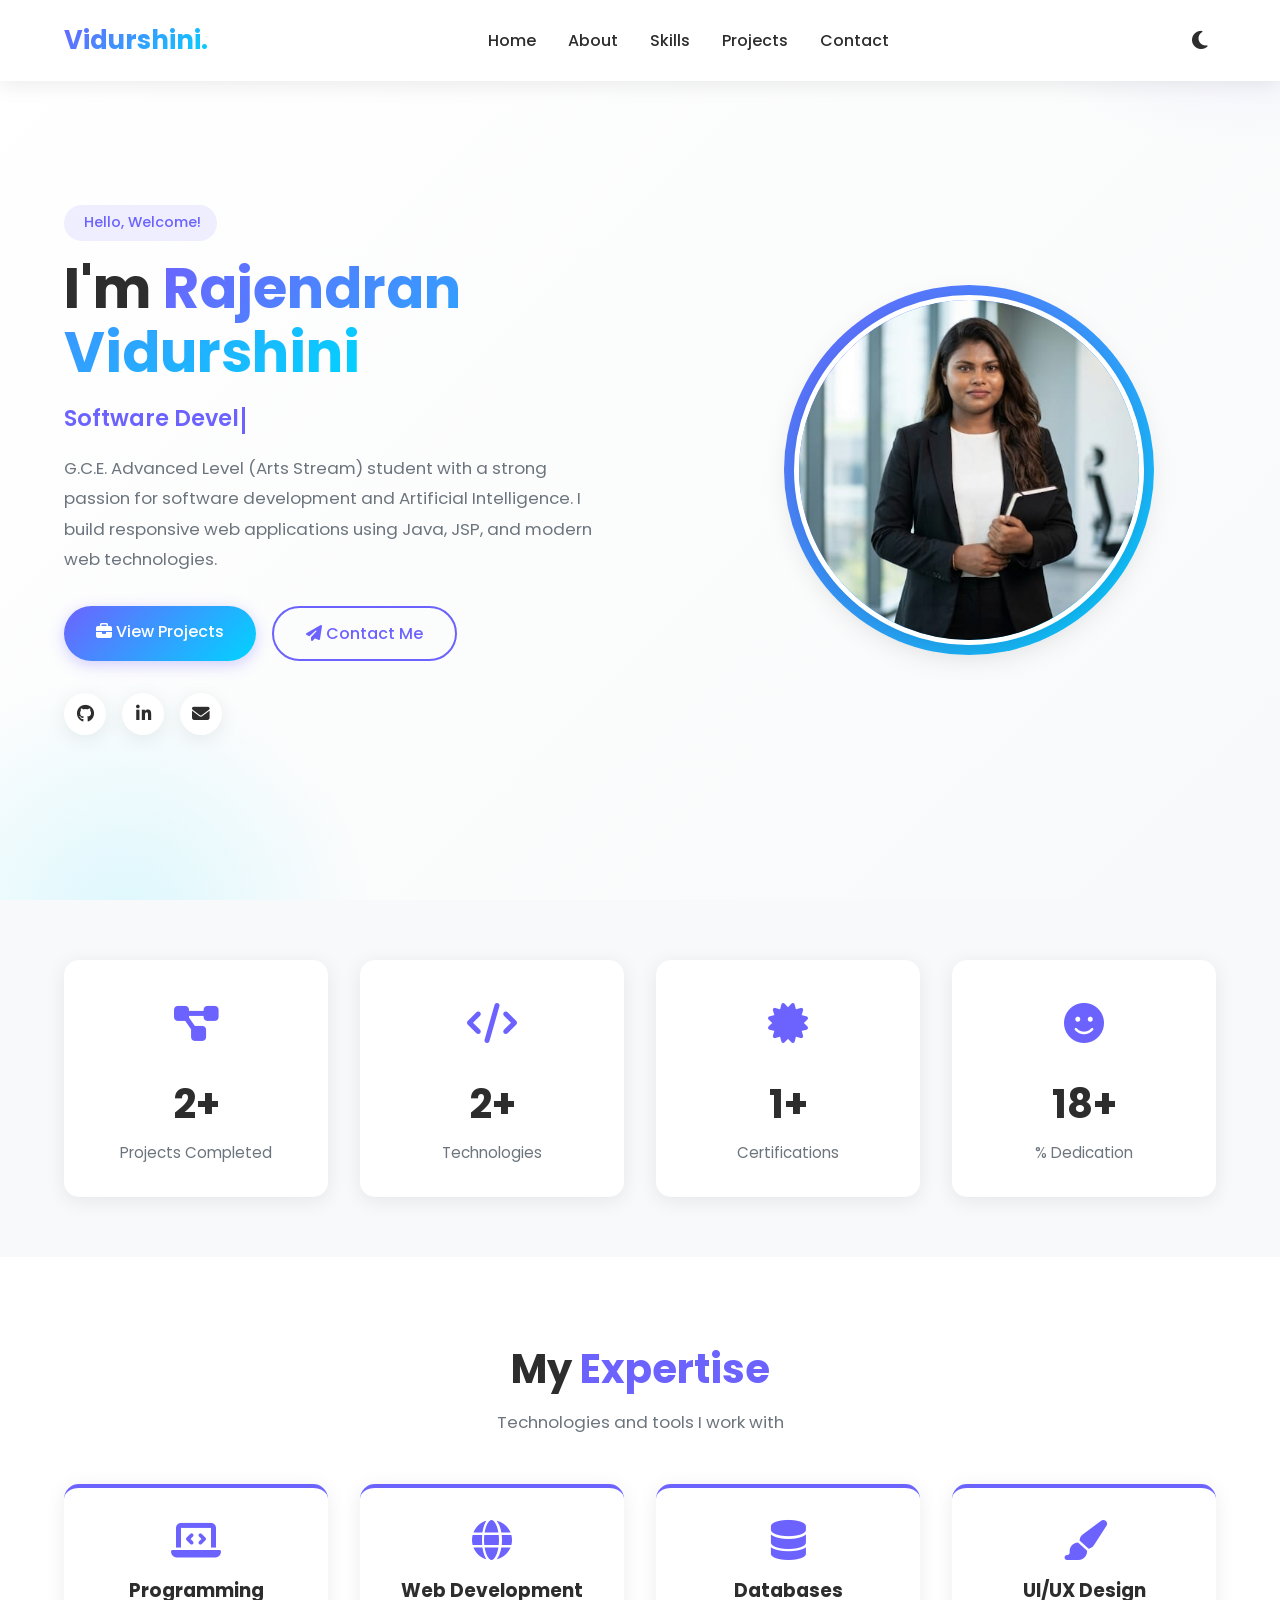
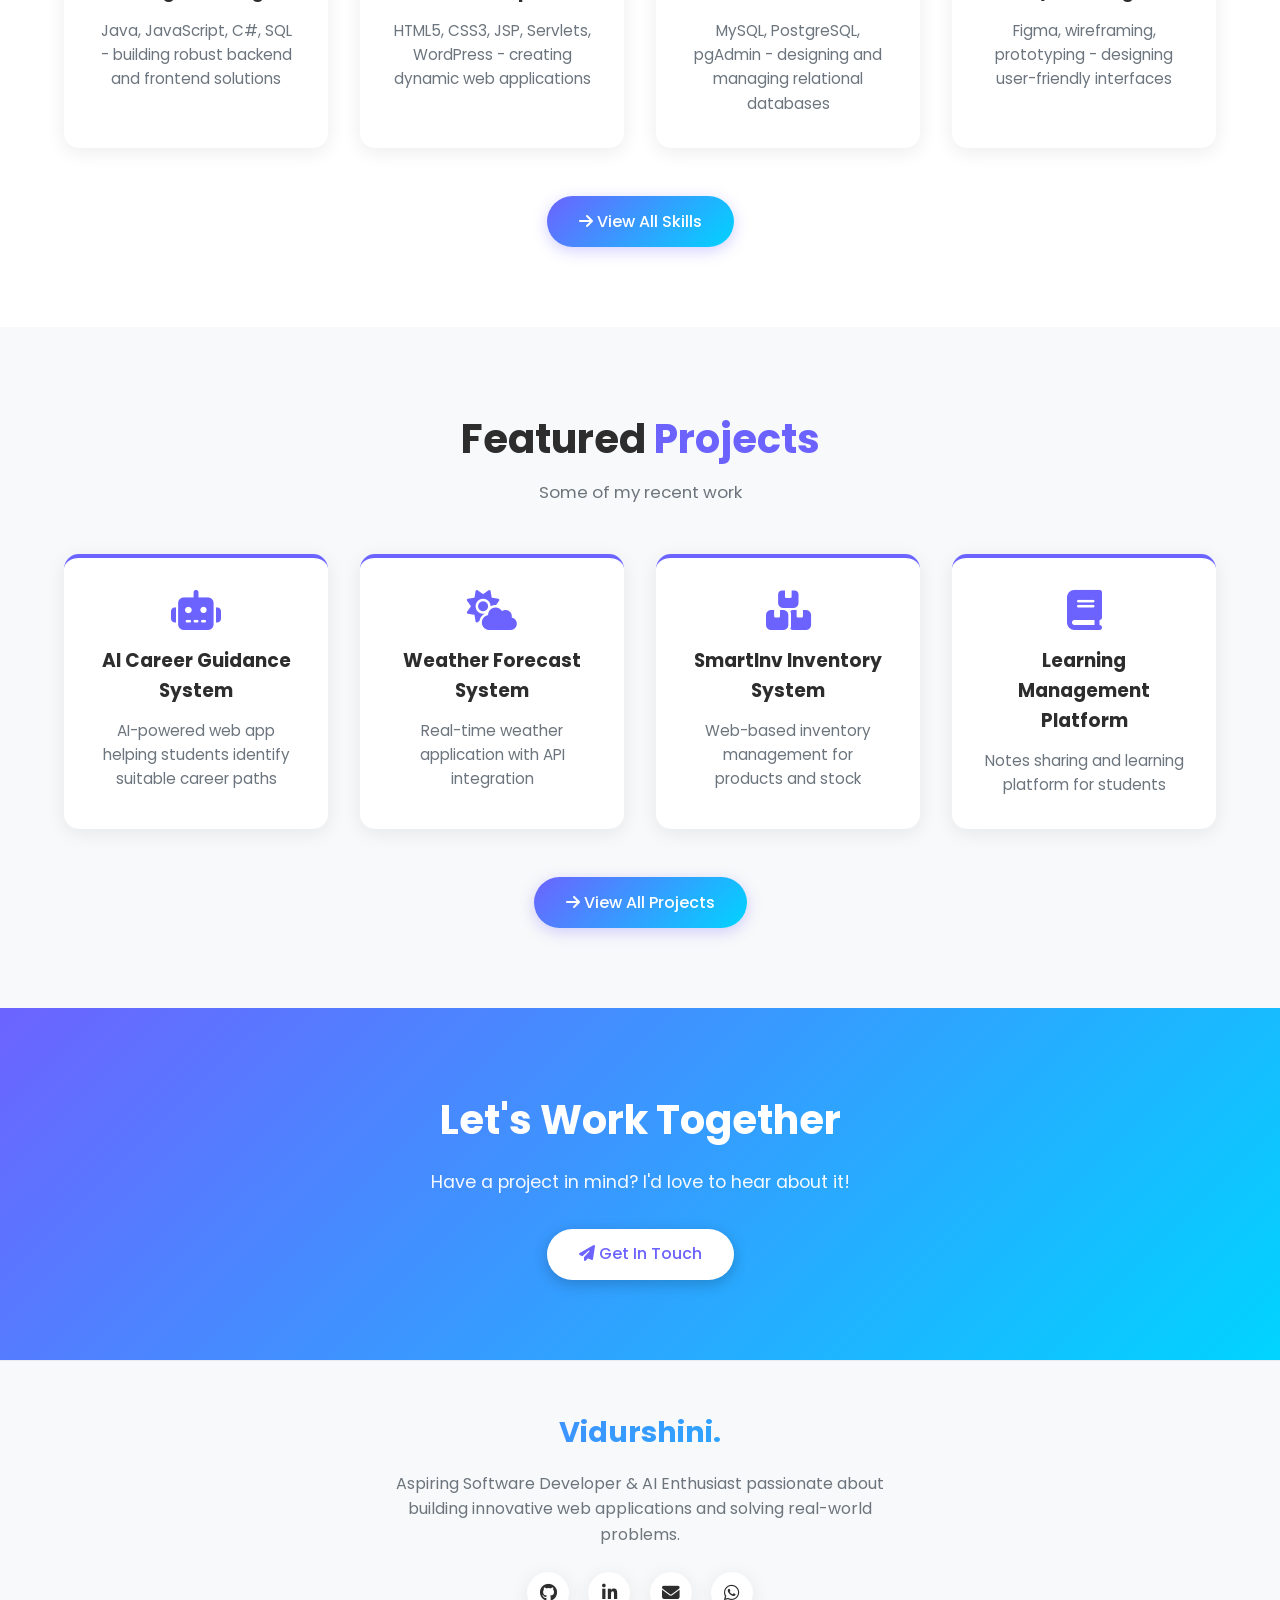
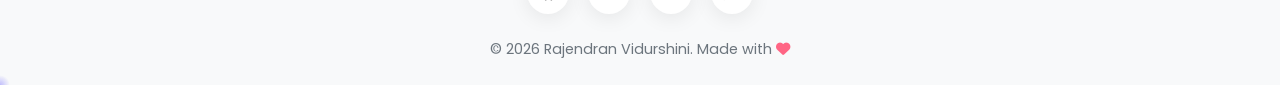
<file: index.html>
<!DOCTYPE html>
<html lang="en">
<head>
    <meta charset="UTF-8">
    <meta name="viewport" content="width=device-width, initial-scale=1.0">
    <meta name="description" content="Rajendran Vidurshini - Software Developer & AI Enthusiast Portfolio">
    <meta name="author" content="Rajendran Vidurshini">
    <title>Home | Rajendran Vidurshini</title>
    <link rel="icon" type="image/png" href="images/favicon.png">
    <link rel="preconnect" href="https://fonts.googleapis.com">
    <link rel="preconnect" href="https://fonts.gstatic.com" crossorigin>
    <link href="https://fonts.googleapis.com/css2?family=Poppins:wght@300;400;500;600;700&display=swap" rel="stylesheet">
    <link rel="stylesheet" href="https://cdnjs.cloudflare.com/ajax/libs/font-awesome/6.4.0/css/all.min.css">
    <link rel="stylesheet" href="css/style.css">
    <link rel="stylesheet" href="css/home.css">
    <script src="js/darkmode.js"></script>
</head>
<body>

<!-- ===== NAVBAR ===== -->
<nav class="navbar">
    <a href="index.html" class="logo">Vidurshini<span>.</span></a>
    <ul class="nav-links">
        <li><a href="index.html">Home</a></li>
        <li><a href="about.html">About</a></li>
        <li><a href="skills.html">Skills</a></li>
        <li><a href="projects.html">Projects</a></li>
        <li><a href="contact.html">Contact</a></li>
    </ul>
    <div class="theme-toggle" title="Toggle Dark Mode">
        <i class="fas fa-moon" id="theme-icon"></i>
    </div>
    <div class="hamburger"><i class="fas fa-bars"></i></div>
</nav>

<!-- ===== HERO SECTION ===== -->
<section class="hero" id="home">
    <div class="hero-container">
        <div class="hero-content">
            <span class="hero-greeting"><i class="fas fa-hand-wave"></i> Hello, Welcome!</span>
            <h1 class="hero-title">I'm <span class="highlight">Rajendran Vidurshini</span></h1>
            <h2 class="hero-subtitle"><span class="typed-text"></span><span class="cursor"></span></h2>
            <p class="hero-description">
                G.C.E. Advanced Level (Arts Stream) student with a strong passion for
                software development and Artificial Intelligence. I build responsive
                web applications using Java, JSP, and modern web technologies.
            </p>
            <div class="hero-buttons">
                <a href="projects.html" class="btn-primary"><i class="fas fa-briefcase"></i> View Projects</a>
                <a href="contact.html" class="btn-secondary"><i class="fas fa-paper-plane"></i> Contact Me</a>
            </div>
            <div class="hero-social">
                <a href="https://github.com/rajendranvidurshini6-byte" target="_blank"><i class="fab fa-github"></i></a>
                <a href="https://www.linkedin.com/in/rajendran-vidurshini-7b3898364" target="_blank"><i class="fab fa-linkedin-in"></i></a>
                <a href="mailto:rajendranvidurshini6@gmail.com"><i class="fas fa-envelope"></i></a>
            </div>
        </div>
        <div class="hero-image">
            <div class="avatar-wrapper">
                <img src="images/profile.jpeg" alt="Rajendran Vidurshini" class="avatar-img"
                     onerror="this.src='https://ui-avatars.com/api/?name=Vidurshini&size=400&background=6c63ff&color=fff&bold=true'">
            </div>
        </div>
    </div>
</section>

<!-- ===== STATS SECTION ===== -->
<section class="stats">
    <div class="stat-card">
        <div class="stat-icon"><i class="fas fa-project-diagram"></i></div>
        <div class="stat-number" data-target="10">0</div>
        <div class="stat-label">Projects Completed</div>
    </div>
    <div class="stat-card">
        <div class="stat-icon"><i class="fas fa-code"></i></div>
        <div class="stat-number" data-target="8">0</div>
        <div class="stat-label">Technologies</div>
    </div>
    <div class="stat-card">
        <div class="stat-icon"><i class="fas fa-certificate"></i></div>
        <div class="stat-number" data-target="5">0</div>
        <div class="stat-label">Certifications</div>
    </div>
    <div class="stat-card">
        <div class="stat-icon"><i class="fas fa-smile"></i></div>
        <div class="stat-number" data-target="100">0</div>
        <div class="stat-label">% Dedication</div>
    </div>
</section>

<!-- ===== SKILLS PREVIEW ===== -->
<section class="skills-preview">
    <h2 class="section-title">My <span>Expertise</span></h2>
    <p class="section-subtitle">Technologies and tools I work with</p>
    <div class="skills-preview-grid">
        <div class="skill-preview-card">
            <i class="fas fa-laptop-code"></i>
            <h3>Programming</h3>
            <p>Java, JavaScript, C#, SQL - building robust backend and frontend solutions</p>
        </div>
        <div class="skill-preview-card">
            <i class="fas fa-globe"></i>
            <h3>Web Development</h3>
            <p>HTML5, CSS3, JSP, Servlets, WordPress - creating dynamic web applications</p>
        </div>
        <div class="skill-preview-card">
            <i class="fas fa-database"></i>
            <h3>Databases</h3>
            <p>MySQL, PostgreSQL, pgAdmin - designing and managing relational databases</p>
        </div>
        <div class="skill-preview-card">
            <i class="fas fa-paint-brush"></i>
            <h3>UI/UX Design</h3>
            <p>Figma, wireframing, prototyping - designing user-friendly interfaces</p>
        </div>
    </div>
    <div style="text-align: center; margin-top: 3rem;">
        <a href="skills.html" class="btn-primary"><i class="fas fa-arrow-right"></i> View All Skills</a>
    </div>
</section>

<!-- ===== FEATURED PROJECTS ===== -->
<section style="background: var(--bg-alt);">
    <h2 class="section-title">Featured <span>Projects</span></h2>
    <p class="section-subtitle">Some of my recent work</p>
    <div class="skills-preview-grid">
        <div class="skill-preview-card">
            <i class="fas fa-robot"></i>
            <h3>AI Career Guidance System</h3>
            <p>AI-powered web app helping students identify suitable career paths</p>
        </div>
        <div class="skill-preview-card">
            <i class="fas fa-cloud-sun"></i>
            <h3>Weather Forecast System</h3>
            <p>Real-time weather application with API integration</p>
        </div>
        <div class="skill-preview-card">
            <i class="fas fa-boxes"></i>
            <h3>SmartInv Inventory System</h3>
            <p>Web-based inventory management for products and stock</p>
        </div>
        <div class="skill-preview-card">
            <i class="fas fa-book"></i>
            <h3>Learning Management Platform</h3>
            <p>Notes sharing and learning platform for students</p>
        </div>
    </div>
    <div style="text-align: center; margin-top: 3rem;">
        <a href="projects.html" class="btn-primary"><i class="fas fa-arrow-right"></i> View All Projects</a>
    </div>
</section>

<!-- ===== CTA SECTION ===== -->
<section class="cta-section">
    <h2>Let's Work Together</h2>
    <p>Have a project in mind? I'd love to hear about it!</p>
    <a href="contact.html" class="btn-primary"><i class="fas fa-paper-plane"></i> Get In Touch</a>
</section>

<!-- ===== FOOTER ===== -->
<footer class="footer">
    <div class="footer-content">
        <div class="footer-logo">Vidurshini<span>.</span></div>
        <p style="color: var(--text-light); max-width: 500px; margin: 0 auto;">
            Aspiring Software Developer & AI Enthusiast passionate about building
            innovative web applications and solving real-world problems.
        </p>
        <div class="footer-social">
            <a href="https://github.com/rajendranvidurshini6-byte" target="_blank"><i class="fab fa-github"></i></a>
            <a href="https://www.linkedin.com/in/rajendran-vidurshini-7b3898364" target="_blank"><i class="fab fa-linkedin-in"></i></a>
            <a href="mailto:vidurshinividu601@gmail.com"><i class="fas fa-envelope"></i></a>
            <a href="https://whatsapp.com/dl/" target="_blank"><i class="fab fa-whatsapp"></i></a>
        </div>
        <p class="footer-text">&copy; 2026 Rajendran Vidurshini. Made with <i class="fas fa-heart"></i></p>
    </div>
</footer>

<button class="scroll-top" aria-label="Scroll to top"><i class="fas fa-arrow-up"></i></button>

<script src="js/script.js"></script>
<script src="js/animation.js"></script>
</body>
</html>
</file>
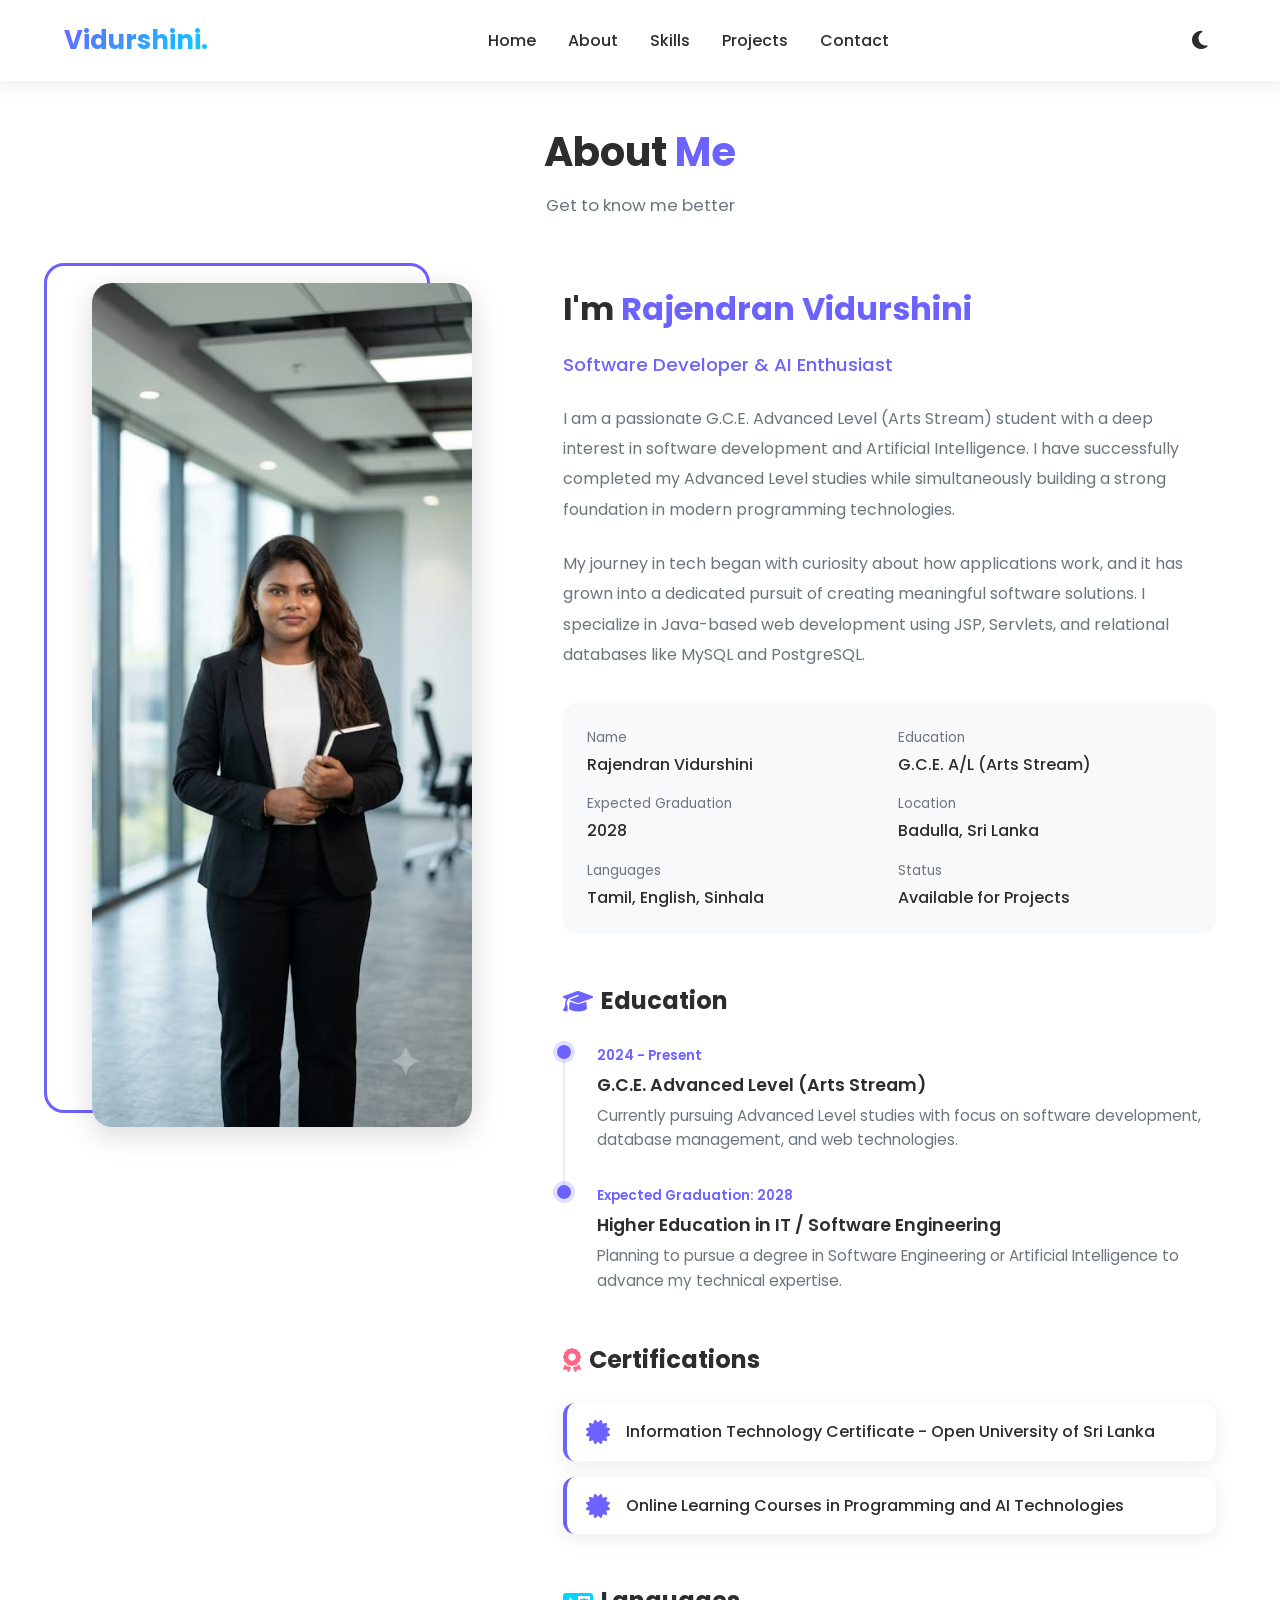
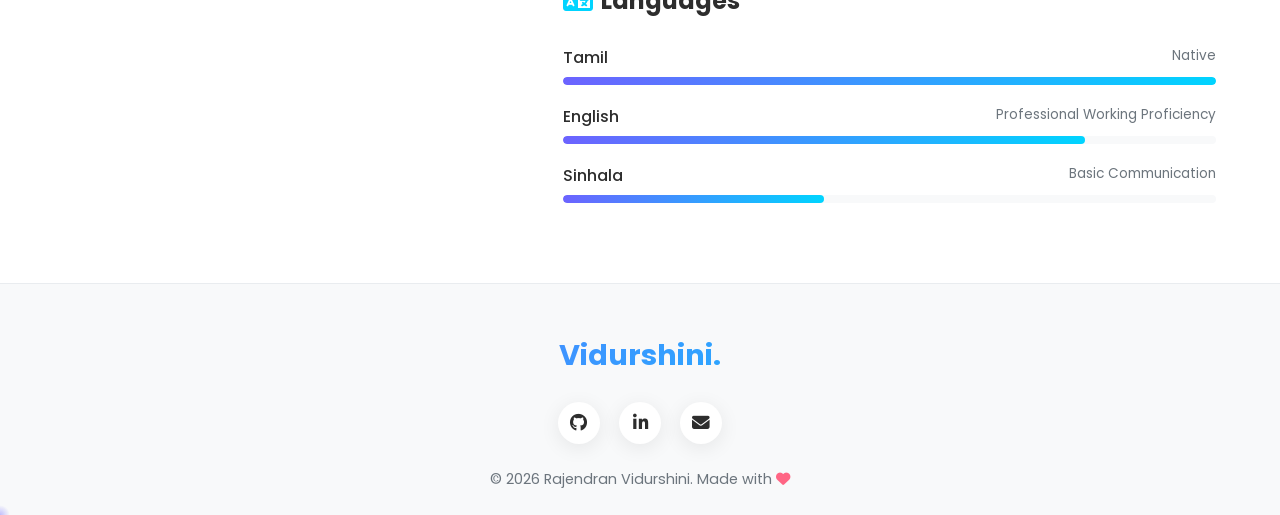
<file: about.html>
<!DOCTYPE html>
<html lang="en">
<head>
    <meta charset="UTF-8">
    <meta name="viewport" content="width=device-width, initial-scale=1.0">
    <title>About | Rajendran Vidurshini</title>
    <link rel="icon" type="image/png" href="images/favicon.png">
    <link rel="preconnect" href="https://fonts.googleapis.com">
    <link href="https://fonts.googleapis.com/css2?family=Poppins:wght@300;400;500;600;700&display=swap" rel="stylesheet">
    <link rel="stylesheet" href="https://cdnjs.cloudflare.com/ajax/libs/font-awesome/6.4.0/css/all.min.css">
    <link rel="stylesheet" href="css/style.css">
    <link rel="stylesheet" href="css/about.css">
    <script src="js/darkmode.js"></script>
</head>
<body>

<nav class="navbar">
    <a href="index.html" class="logo">Vidurshini<span>.</span></a>
    <ul class="nav-links">
        <li><a href="index.html">Home</a></li>
        <li><a href="about.html" class="active">About</a></li>
        <li><a href="skills.html">Skills</a></li>
        <li><a href="projects.html">Projects</a></li>
        <li><a href="contact.html">Contact</a></li>
    </ul>
    <div class="theme-toggle"><i class="fas fa-moon" id="theme-icon"></i></div>
    <div class="hamburger"><i class="fas fa-bars"></i></div>
</nav>

<section class="about-section" id="about">
    <div class="about-container">
        <div class="about-header">
            <h1 class="section-title">About <span>Me</span></h1>
            <p class="section-subtitle">Get to know me better</p>
        </div>
        <div class="about-content">
            <div class="about-image-wrapper">
                <img src="images/profile.jpeg" alt="Rajendran Vidurshini" class="about-image"
                     onerror="this.src='https://ui-avatars.com/api/?name=Vidurshini&size=400&background=6c63ff&color=fff&bold=true'">
            </div>
            <div class="about-details">
                <h2>I'm <span>Rajendran Vidurshini</span></h2>
                <p class="about-role">Software Developer & AI Enthusiast</p>
                <p class="about-bio">
                    I am a passionate G.C.E. Advanced Level (Arts Stream) student with a deep
                    interest in software development and Artificial Intelligence. I have
                    successfully completed my Advanced Level studies while simultaneously
                    building a strong foundation in modern programming technologies.
                </p>
                <p class="about-bio">
                    My journey in tech began with curiosity about how applications work, and
                    it has grown into a dedicated pursuit of creating meaningful software
                    solutions. I specialize in Java-based web development using JSP, Servlets,
                    and relational databases like MySQL and PostgreSQL.
                </p>
                <div class="info-grid">
                    <div class="info-item"><span class="label">Name</span><span class="value">Rajendran Vidurshini</span></div>
                    <div class="info-item"><span class="label">Education</span><span class="value">G.C.E. A/L (Arts Stream)</span></div>
                    <div class="info-item"><span class="label">Expected Graduation</span><span class="value">2028</span></div>
                    <div class="info-item"><span class="label">Location</span><span class="value">Badulla, Sri Lanka</span></div>
                    <div class="info-item"><span class="label">Languages</span><span class="value">Tamil, English, Sinhala</span></div>
                    <div class="info-item"><span class="label">Status</span><span class="value">Available for Projects</span></div>
                </div>

                <div class="education-timeline">
                    <h3><i class="fas fa-graduation-cap"></i> Education</h3>
                    <div class="timeline-item">
                        <div class="timeline-date">2024 - Present</div>
                        <div class="timeline-title">G.C.E. Advanced Level (Arts Stream)</div>
                        <div class="timeline-desc">Currently pursuing Advanced Level studies with focus on software development, database management, and web technologies.</div>
                    </div>
                    <div class="timeline-item">
                        <div class="timeline-date">Expected Graduation: 2028</div>
                        <div class="timeline-title">Higher Education in IT / Software Engineering</div>
                        <div class="timeline-desc">Planning to pursue a degree in Software Engineering or Artificial Intelligence to advance my technical expertise.</div>
                    </div>
                </div>

                <div class="certifications">
                    <h3><i class="fas fa-award"></i> Certifications</h3>
                    <div class="cert-list">
                        <div class="cert-item"><i class="fas fa-certificate"></i><span>Information Technology Certificate - Open University of Sri Lanka</span></div>
                        <div class="cert-item"><i class="fas fa-certificate"></i><span>Online Learning Courses in Programming and AI Technologies</span></div>
                    </div>
                </div>

                <div class="languages-section">
                    <h3><i class="fas fa-language"></i> Languages</h3>
                    <div class="language-bars">
                        <div class="language-item">
                            <div class="lang-header"><span class="lang-name">Tamil</span><span class="lang-level">Native</span></div>
                            <div class="lang-bar"><div class="lang-fill" data-width="100%"></div></div>
                        </div>
                        <div class="language-item">
                            <div class="lang-header"><span class="lang-name">English</span><span class="lang-level">Professional Working Proficiency</span></div>
                            <div class="lang-bar"><div class="lang-fill" data-width="80%"></div></div>
                        </div>
                        <div class="language-item">
                            <div class="lang-header"><span class="lang-name">Sinhala</span><span class="lang-level">Basic Communication</span></div>
                            <div class="lang-bar"><div class="lang-fill" data-width="40%"></div></div>
                        </div>
                    </div>
                </div>
            </div>
        </div>
    </div>
</section>

<footer class="footer">
    <div class="footer-content">
        <div class="footer-logo">Vidurshini<span>.</span></div>
        <div class="footer-social">
            <a href="https://github.com/rajendranvidurshini6-byte" target="_blank"><i class="fab fa-github"></i></a>
            <a href="https://www.linkedin.com/in/rajendran-vidurshini-7b3898364" target="_blank"><i class="fab fa-linkedin-in"></i></a>
            <a href="mailto:rajendranvidurshini6@gmail.com.com"><i class="fas fa-envelope"></i></a>
        </div>
        <p class="footer-text">&copy; 2026 Rajendran Vidurshini. Made with <i class="fas fa-heart"></i></p>
    </div>
</footer>

<button class="scroll-top"><i class="fas fa-arrow-up"></i></button>
<script src="js/script.js"></script>
<script src="js/animation.js"></script>
</body>
</html>
</file>
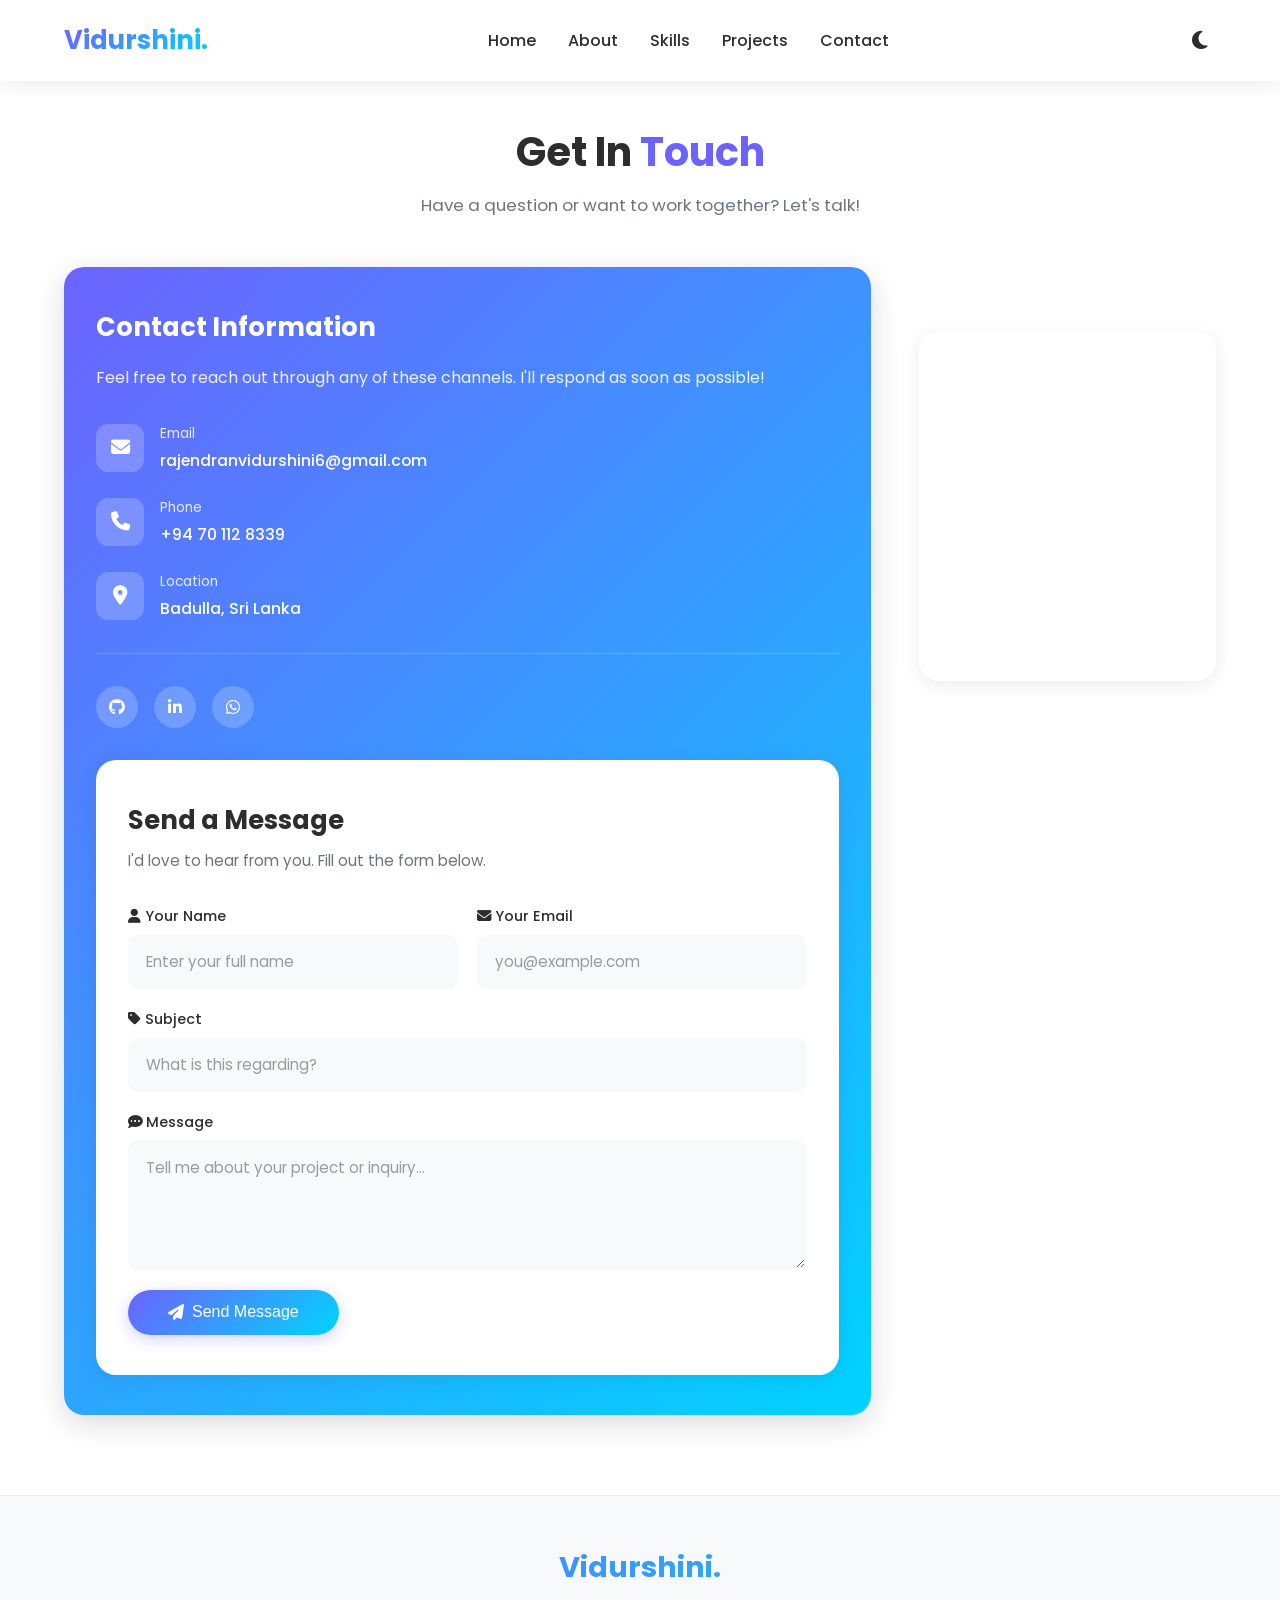
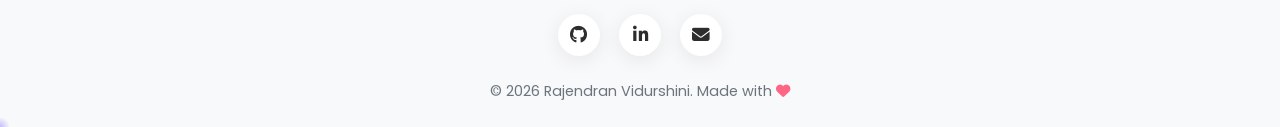
<file: contact.html>
<!DOCTYPE html>
<html lang="en">
<head>
    <meta charset="UTF-8">
    <meta name="viewport" content="width=device-width, initial-scale=1.0">
    <title>Contact | Rajendran Vidurshini</title>
    <link rel="stylesheet" href="https://cdnjs.cloudflare.com/ajax/libs/font-awesome/6.4.0/css/all.min.css">
    <link href="https://fonts.googleapis.com/css2?family=Poppins:wght@300;400;500;600;700&display=swap" rel="stylesheet">
    <link rel="stylesheet" href="css/style.css">
    <link rel="stylesheet" href="css/contact.css">
    <script src="js/darkmode.js"></script>
</head>
<body>

<nav class="navbar">
    <a href="index.html" class="logo">Vidurshini<span>.</span></a>
    <ul class="nav-links">
        <li><a href="index.html">Home</a></li>
        <li><a href="about.html">About</a></li>
        <li><a href="skills.html">Skills</a></li>
        <li><a href="projects.html">Projects</a></li>
        <li><a href="contact.html" class="active">Contact</a></li>
    </ul>
    <div class="theme-toggle"><i class="fas fa-moon" id="theme-icon"></i></div>
    <div class="hamburger"><i class="fas fa-bars"></i></div>
</nav>

<section class="contact-section" id="contact">
    <div class="contact-container">
        <div class="about-header">
            <h1 class="section-title">Get In <span>Touch</span></h1>
            <p class="section-subtitle">Have a question or want to work together? Let's talk!</p>
        </div>

        <div class="contact-wrapper">
            <div class="contact-info">
                <h2>Contact Information</h2>
                <p>Feel free to reach out through any of these channels. I'll respond as soon as possible!</p>
                <div class="info-list">
                    <div class="info-entry">
                        <div class="icon-box"><i class="fas fa-envelope"></i></div>
                        <div class="info-text"><h4>Email</h4><p>rajendranvidurshini6@gmail.com</p></div>
                    </div>
                    <div class="info-entry">
                        <div class="icon-box"><i class="fas fa-phone"></i></div>
                        <div class="info-text"><h4>Phone</h4><p>+94 70 112 8339</p></div>
                    </div>
                    <div class="info-entry">
                        <div class="icon-box"><i class="fas fa-map-marker-alt"></i></div>
                        <div class="info-text"><h4>Location</h4><p>Badulla, Sri Lanka</p></div>
                    </div>
                </div>
                <div class="contact-socials">
                    <a href="https://github.com/rajendranvidurshini6-byte" target="_blank"><i class="fab fa-github"></i></a>
                    <a href="https://www.linkedin.com/in/rajendran-vidurshini-7b3898364" target="_blank"><i class="fab fa-linkedin-in"></i></a>
                    <a href="https://wa.me/94701128339?text=Hi%20Vidurshini,%20I%20found%20you%20through%20your%20portfolio." target="_blank" aria-label="WhatsApp">
    <i class="fab fa-whatsapp"></i>
</a>
            </div>
<p></p>
            <div class="contact-form-wrapper">
                <h2>Send a Message</h2>
                <p>I'd love to hear from you. Fill out the form below.</p>
                <form class="contact-form" action="https://formspree.io/f/YOUR_FORMSPREE_ID" method="POST">
                    <div class="form-row">
                        <div class="form-group">
                            <label for="name"><i class="fas fa-user"></i> Your Name</label>
                            <input type="text" id="name" name="name" placeholder="Enter your full name" required minlength="2" maxlength="100">
                        </div>
                        <div class="form-group">
                            <label for="email"><i class="fas fa-envelope"></i> Your Email</label>
                            <input type="email" id="email" name="email" placeholder="you@example.com" required>
                        </div>
                    </div>
                    <div class="form-group">
                        <label for="subject"><i class="fas fa-tag"></i> Subject</label>
                        <input type="text" id="subject" name="subject" placeholder="What is this regarding?" maxlength="150">
                    </div>
                    <div class="form-group">
                        <label for="message"><i class="fas fa-comment-dots"></i> Message</label>
                        <textarea id="message" name="message" placeholder="Tell me about your project or inquiry..." required minlength="10" maxlength="2000"></textarea>
                    </div>
                    <button type="submit" class="btn-primary"><i class="fas fa-paper-plane"></i> Send Message</button>
                </form>
            </div>
        </div>

        <div class="map-section">
            <iframe src="https://www.google.com/maps/embed?pb=!1m18!1m12!1m3!1d63371.82489203496!2d79.8211859!3d6.9218374!2m3!1f0!2f0!3f0!3m2!1i1024!2i768!4f13.1!3m3!1m2!1s0x3ae2593cf7d7d6d3%3A0x9cf7a4d5c5a5c5a5!2sColombo%2C%20Sri%20Lanka!5e0!3m2!1sen!2slk!4v1234567890" allowfullscreen="" loading="lazy"></iframe>
        </div>
    </div>
</section>

<footer class="footer">
    <div class="footer-content">
        <div class="footer-logo">Vidurshini<span>.</span></div>
        <div class="footer-social">
            <a href="https://github.com/rajendranvidurshini6-byte" target="_blank"><i class="fab fa-github"></i></a>
            <a href="https://www.linkedin.com/in/rajendran-vidurshini-7b3898364" target="_blank"><i class="fab fa-linkedin-in"></i></a>
            <a href="mailto:vidurshinividu601@gmail.com"><i class="fas fa-envelope"></i></a>
        </div>
        <p class="footer-text">&copy; 2026 Rajendran Vidurshini. Made with <i class="fas fa-heart"></i></p>
    </div>
</footer>

<button class="scroll-top"><i class="fas fa-arrow-up"></i></button>
<script src="js/script.js"></script>
<script src="js/animation.js"></script>
</body>
</html>
</file>
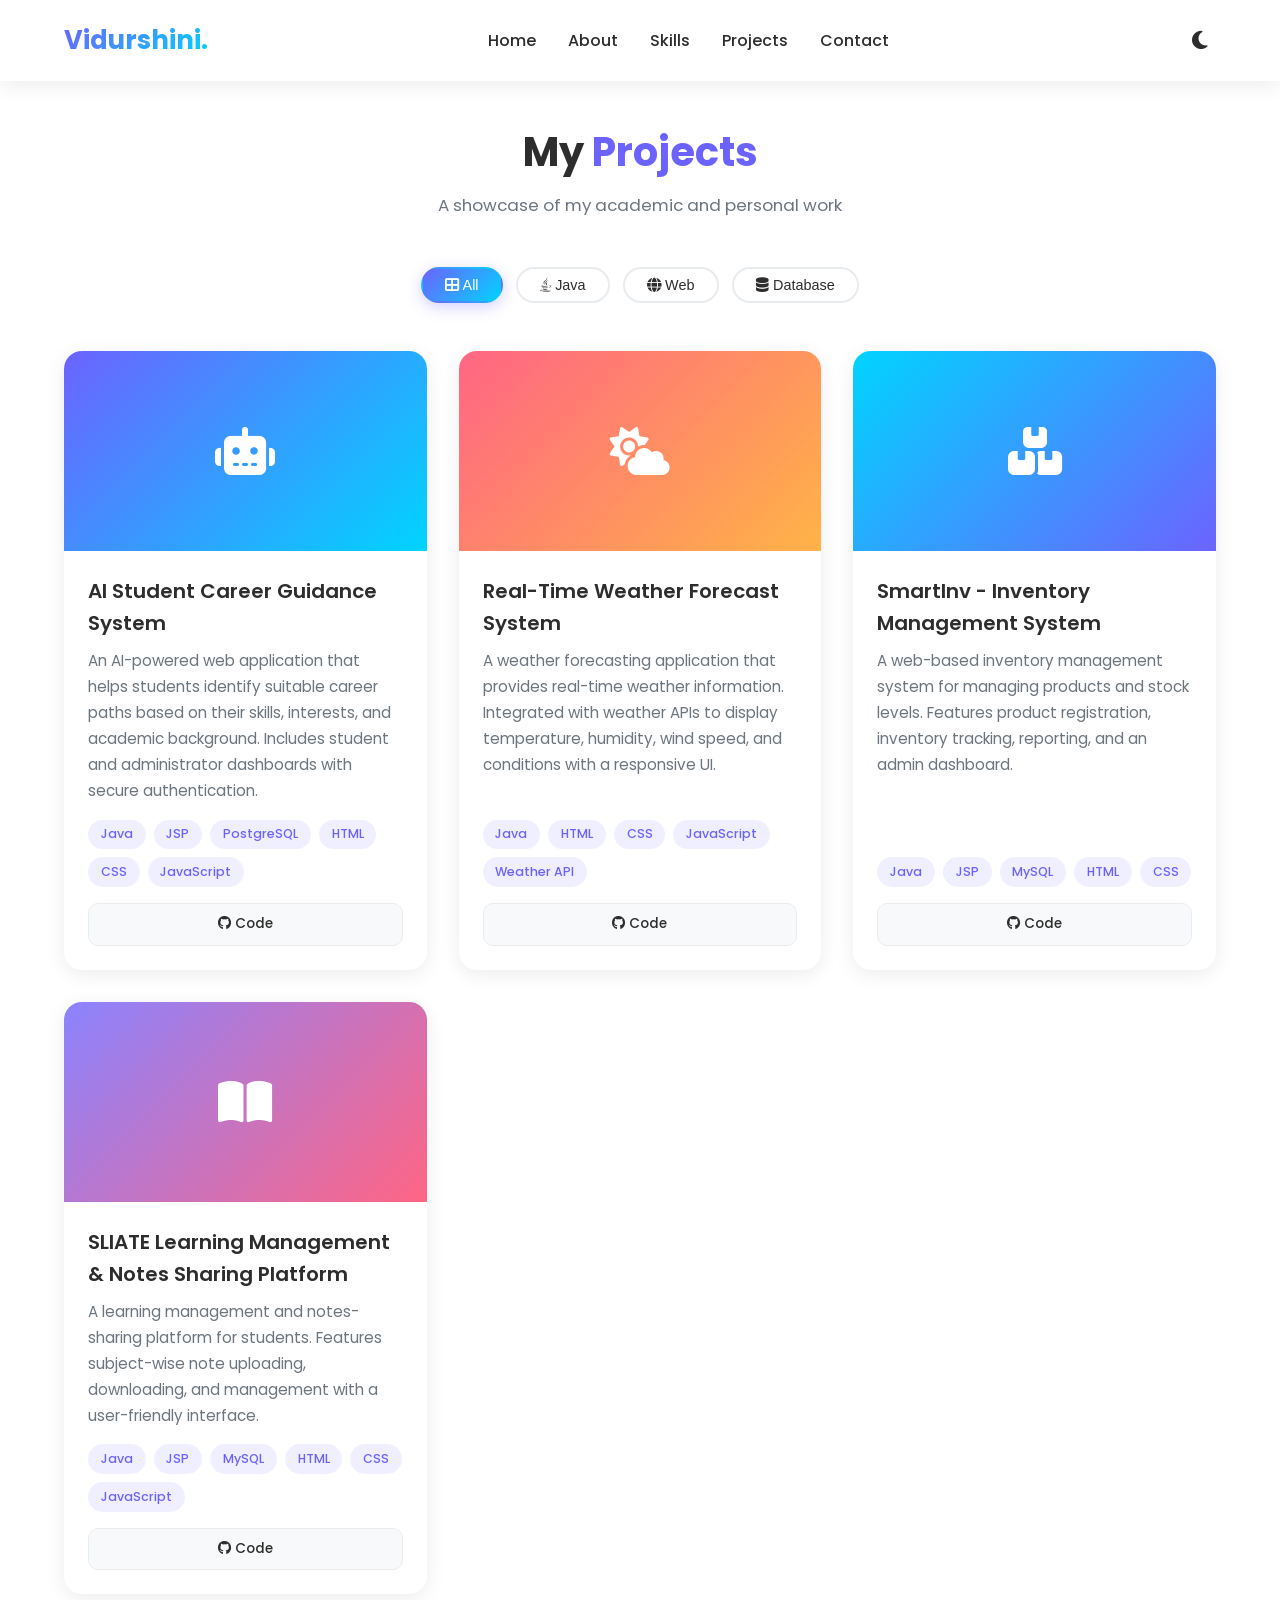
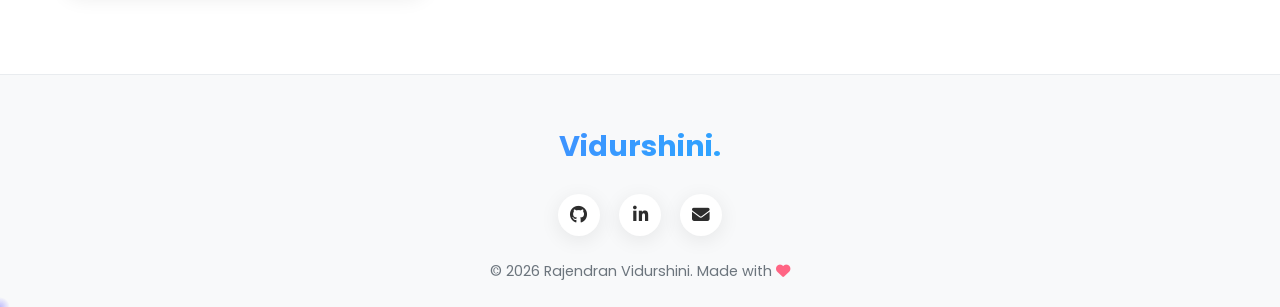
<file: projects.html>
<!DOCTYPE html>
<html lang="en">
<head>
    <meta charset="UTF-8">
    <meta name="viewport" content="width=device-width, initial-scale=1.0">
    <title>Projects | Rajendran Vidurshini</title>
    <link rel="stylesheet" href="https://cdnjs.cloudflare.com/ajax/libs/font-awesome/6.4.0/css/all.min.css">
    <link href="https://fonts.googleapis.com/css2?family=Poppins:wght@300;400;500;600;700&display=swap" rel="stylesheet">
    <link rel="stylesheet" href="css/style.css">
    <link rel="stylesheet" href="css/projects.css">
    <script src="js/darkmode.js"></script>
</head>
<body>

<nav class="navbar">
    <a href="index.html" class="logo">Vidurshini<span>.</span></a>
    <ul class="nav-links">
        <li><a href="index.html">Home</a></li>
        <li><a href="about.html">About</a></li>
        <li><a href="skills.html">Skills</a></li>
        <li><a href="projects.html" class="active">Projects</a></li>
        <li><a href="contact.html">Contact</a></li>
    </ul>
    <div class="theme-toggle"><i class="fas fa-moon" id="theme-icon"></i></div>
    <div class="hamburger"><i class="fas fa-bars"></i></div>
</nav>

<section class="projects-section" id="projects">
    <div class="projects-container">
        <div class="about-header">
            <h1 class="section-title">My <span>Projects</span></h1>
            <p class="section-subtitle">A showcase of my academic and personal work</p>
        </div>

        <div class="project-filters">
            <button class="filter-btn active" data-filter="all"><i class="fas fa-th-large"></i> All</button>
            <button class="filter-btn" data-filter="java"><i class="fab fa-java"></i> Java</button>
            <button class="filter-btn" data-filter="web"><i class="fas fa-globe"></i> Web</button>
            <button class="filter-btn" data-filter="database"><i class="fas fa-database"></i> Database</button>
        </div>

        <div class="projects-grid">
            <!-- Project 1 -->
            <div class="project-card" data-category="java">
                <div class="project-image" style="background: linear-gradient(135deg, #6c63ff, #00d4ff);">
                    <div style="display:flex;align-items:center;justify-content:center;height:100%;color:#fff;font-size:3rem;"><i class="fas fa-robot"></i></div>
                </div>
                <div class="project-body">
                    <h3 class="project-title">AI Student Career Guidance System</h3>
                    <p class="project-description">An AI-powered web application that helps students identify suitable career paths based on their skills, interests, and academic background. Includes student and administrator dashboards with secure authentication.</p>
                    <div class="tech-stack">
                        <span class="tech-tag">Java</span><span class="tech-tag">JSP</span><span class="tech-tag">PostgreSQL</span><span class="tech-tag">HTML</span><span class="tech-tag">CSS</span><span class="tech-tag">JavaScript</span>
                    </div>
                    <div class="project-links">
                        <a href="https://github.com/rajendranvidurshini6-byte/Career_Guidance_System" target="_blank" class="btn-code"><i class="fab fa-github"></i> Code</a>
                    </div>
                </div>
            </div>

            <!-- Project 2 -->
            <div class="project-card" data-category="web">
                <div class="project-image" style="background: linear-gradient(135deg, #ff6584, #ffb347);">
                    <div style="display:flex;align-items:center;justify-content:center;height:100%;color:#fff;font-size:3rem;"><i class="fas fa-cloud-sun"></i></div>
                </div>
                <div class="project-body">
                    <h3 class="project-title">Real-Time Weather Forecast System</h3>
                    <p class="project-description">A weather forecasting application that provides real-time weather information. Integrated with weather APIs to display temperature, humidity, wind speed, and conditions with a responsive UI.</p>
                    <div class="tech-stack">
                        <span class="tech-tag">Java</span><span class="tech-tag">HTML</span><span class="tech-tag">CSS</span><span class="tech-tag">JavaScript</span><span class="tech-tag">Weather API</span>
                    </div>
                    <div class="project-links">
                        <a href="https://github.com/rajendranvidurshini6-byte/weather" target="_blank" class="btn-code"><i class="fab fa-github"></i> Code</a>
                    </div>
                </div>
            </div>

            <!-- Project 3 -->
            <div class="project-card" data-category="java database">
                <div class="project-image" style="background: linear-gradient(135deg, #00d4ff, #6c63ff);">
                    <div style="display:flex;align-items:center;justify-content:center;height:100%;color:#fff;font-size:3rem;"><i class="fas fa-boxes"></i></div>
                </div>
                <div class="project-body">
                    <h3 class="project-title">SmartInv - Inventory Management System</h3>
                    <p class="project-description">A web-based inventory management system for managing products and stock levels. Features product registration, inventory tracking, reporting, and an admin dashboard.</p>
                    <div class="tech-stack">
                        <span class="tech-tag">Java</span><span class="tech-tag">JSP</span><span class="tech-tag">MySQL</span><span class="tech-tag">HTML</span><span class="tech-tag">CSS</span>
                    </div>
                    <div class="project-links">
                        <a href="https://github.com/rajendranvidurshini6-byte/smartinv-system" target="_blank" class="btn-code"><i class="fab fa-github"></i> Code</a>
                    </div>
                </div>
            </div>

            <!-- Project 4 -->
            <div class="project-card" data-category="java web database">
                <div class="project-image" style="background: linear-gradient(135deg, #8b83ff, #ff6584);">
                    <div style="display:flex;align-items:center;justify-content:center;height:100%;color:#fff;font-size:3rem;"><i class="fas fa-book-open"></i></div>
                </div>
                <div class="project-body">
                    <h3 class="project-title">SLIATE Learning Management & Notes Sharing Platform</h3>
                    <p class="project-description">A learning management and notes-sharing platform for students. Features subject-wise note uploading, downloading, and management with a user-friendly interface.</p>
                    <div class="tech-stack">
                        <span class="tech-tag">Java</span><span class="tech-tag">JSP</span><span class="tech-tag">MySQL</span><span class="tech-tag">HTML</span><span class="tech-tag">CSS</span><span class="tech-tag">JavaScript</span>
                    </div>
                    <div class="project-links">
                        <a href="https://github.com/rajendranvidurshini6-byte/LMS_App" target="_blank" class="btn-code"><i class="fab fa-github"></i> Code</a>
                    </div>
                </div>
            </div>
        </div>
    </div>
</section>

<footer class="footer">
    <div class="footer-content">
        <div class="footer-logo">Vidurshini<span>.</span></div>
        <div class="footer-social">
            <a href="https://github.com/rajendranvidurshini6-byte" target="_blank"><i class="fab fa-github"></i></a>
            <a href="https://www.linkedin.com/in/rajendran-vidurshini-7b3898364" target="_blank"><i class="fab fa-linkedin-in"></i></a>
            <a href="mailto:vidurshinividu601@gmail.com"><i class="fas fa-envelope"></i></a>
        </div>
        <p class="footer-text">&copy; 2026 Rajendran Vidurshini. Made with <i class="fas fa-heart"></i></p>
    </div>
</footer>

<button class="scroll-top"><i class="fas fa-arrow-up"></i></button>
<script src="js/script.js"></script>
<script src="js/animation.js"></script>
</body>
</html>
</file>
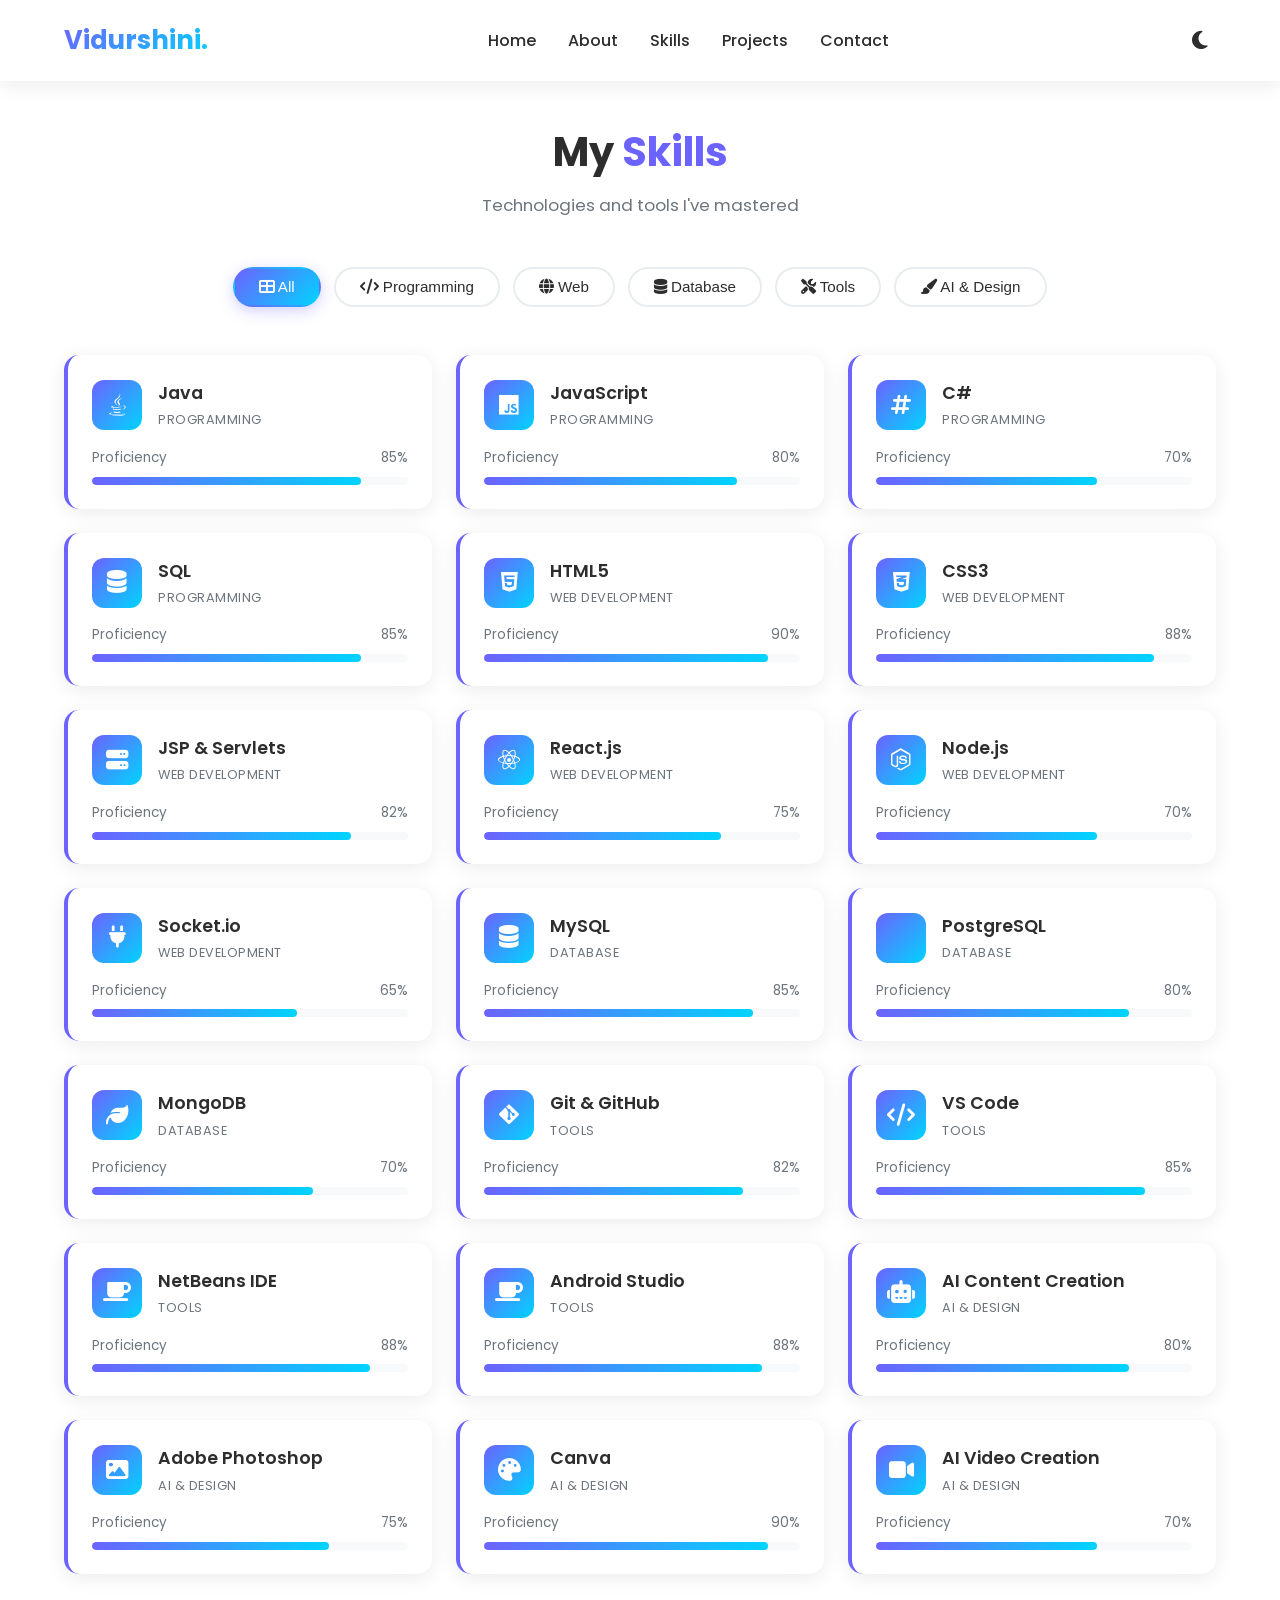
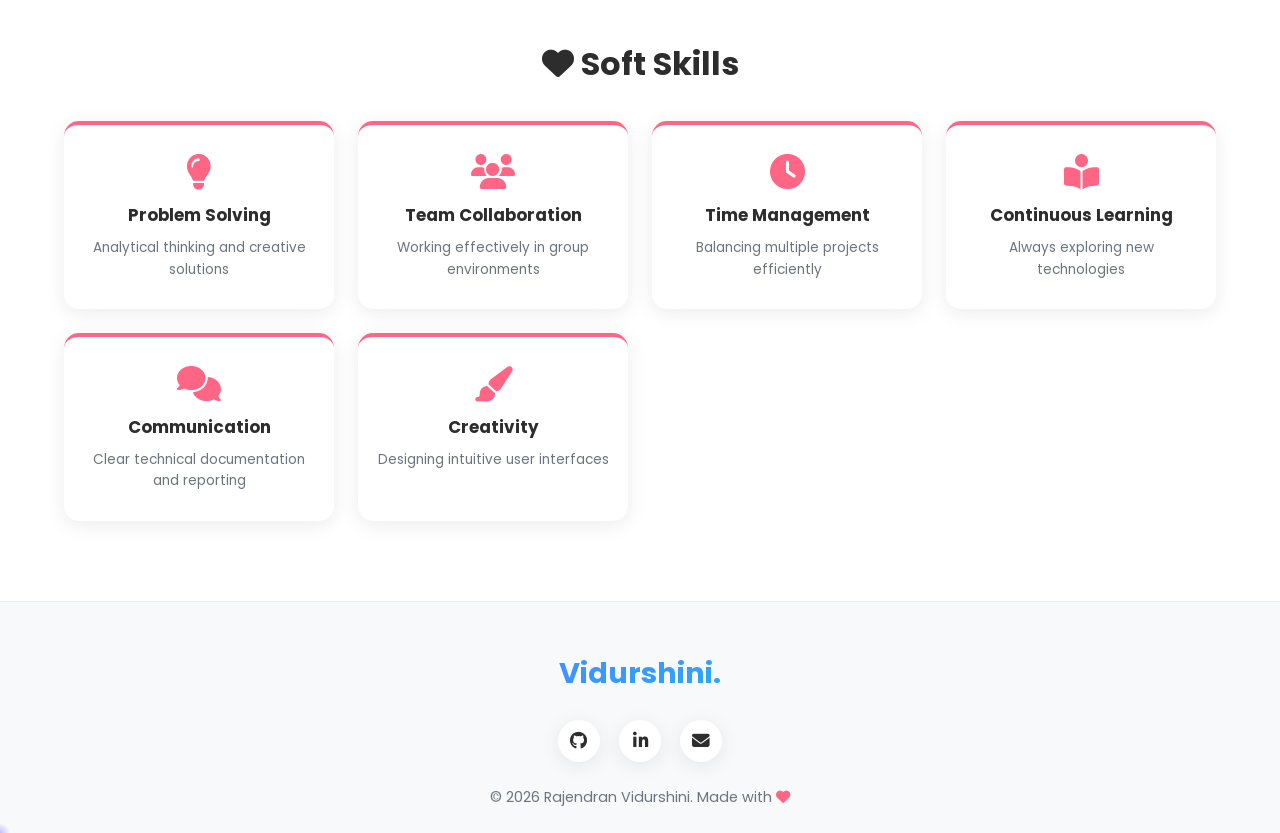
<file: skills.html>
<!DOCTYPE html>
<html lang="en">
<head>
    <meta charset="UTF-8">
    <meta name="viewport" content="width=device-width, initial-scale=1.0">
    <title>Skills | Rajendran Vidurshini</title>
    <link rel="stylesheet" href="https://cdnjs.cloudflare.com/ajax/libs/font-awesome/6.4.0/css/all.min.css">
    <link href="https://fonts.googleapis.com/css2?family=Poppins:wght@300;400;500;600;700&display=swap" rel="stylesheet">
    <link rel="stylesheet" href="css/style.css">
    <link rel="stylesheet" href="css/skills.css">
    <script src="js/darkmode.js"></script>
</head>
<body>

<nav class="navbar">
    <a href="index.html" class="logo">Vidurshini<span>.</span></a>
    <ul class="nav-links">
        <li><a href="index.html">Home</a></li>
        <li><a href="about.html">About</a></li>
        <li><a href="skills.html" class="active">Skills</a></li>
        <li><a href="projects.html">Projects</a></li>
        <li><a href="contact.html">Contact</a></li>
    </ul>
    <div class="theme-toggle"><i class="fas fa-moon" id="theme-icon"></i></div>
    <div class="hamburger"><i class="fas fa-bars"></i></div>
</nav>

<section class="skills-section" id="skills">
    <div class="skills-container">
        <div class="about-header">
            <h1 class="section-title">My <span>Skills</span></h1>
            <p class="section-subtitle">Technologies and tools I've mastered</p>
        </div>

        <div class="skill-tabs">
            <button class="skill-tab active" data-category="all"><i class="fas fa-th-large"></i> All</button>
            <button class="skill-tab" data-category="programming"><i class="fas fa-code"></i> Programming</button>
            <button class="skill-tab" data-category="web"><i class="fas fa-globe"></i> Web</button>
            <button class="skill-tab" data-category="database"><i class="fas fa-database"></i> Database</button>
            <button class="skill-tab" data-category="tools"><i class="fas fa-tools"></i> Tools</button>
            <button class="skill-tab" data-category="ai-design"><i class="fas fa-paint-brush"></i> AI & Design</button>
        </div>

        <div class="skills-grid">
            <!-- Programming -->
            <div class="skill-card" data-category="programming">
                <div class="skill-header"><div class="skill-icon"><i class="fab fa-java"></i></div>
                <div class="skill-header-info"><div class="skill-name">Java</div><div class="skill-category-label">Programming</div></div></div>
                <div class="skill-progress"><div class="progress-header"><span>Proficiency</span><span>85%</span></div>
                <div class="progress-bar"><div class="progress-fill" data-width="85%"></div></div></div>
            </div>
            <div class="skill-card" data-category="programming">
                <div class="skill-header"><div class="skill-icon"><i class="fab fa-js"></i></div>
                <div class="skill-header-info"><div class="skill-name">JavaScript</div><div class="skill-category-label">Programming</div></div></div>
                <div class="skill-progress"><div class="progress-header"><span>Proficiency</span><span>80%</span></div>
                <div class="progress-bar"><div class="progress-fill" data-width="80%"></div></div></div>
            </div>
            <div class="skill-card" data-category="programming">
                <div class="skill-header"><div class="skill-icon"><i class="fas fa-hashtag"></i></div>
                <div class="skill-header-info"><div class="skill-name">C#</div><div class="skill-category-label">Programming</div></div></div>
                <div class="skill-progress"><div class="progress-header"><span>Proficiency</span><span>70%</span></div>
                <div class="progress-bar"><div class="progress-fill" data-width="70%"></div></div></div>
            </div>
            <div class="skill-card" data-category="programming">
                <div class="skill-header"><div class="skill-icon"><i class="fas fa-database"></i></div>
                <div class="skill-header-info"><div class="skill-name">SQL</div><div class="skill-category-label">Programming</div></div></div>
                <div class="skill-progress"><div class="progress-header"><span>Proficiency</span><span>85%</span></div>
                <div class="progress-bar"><div class="progress-fill" data-width="85%"></div></div></div>
            </div>

            <!-- Web -->
            <div class="skill-card" data-category="web">
                <div class="skill-header"><div class="skill-icon"><i class="fab fa-html5"></i></div>
                <div class="skill-header-info"><div class="skill-name">HTML5</div><div class="skill-category-label">Web Development</div></div></div>
                <div class="skill-progress"><div class="progress-header"><span>Proficiency</span><span>90%</span></div>
                <div class="progress-bar"><div class="progress-fill" data-width="90%"></div></div></div>
            </div>
            <div class="skill-card" data-category="web">
                <div class="skill-header"><div class="skill-icon"><i class="fab fa-css3-alt"></i></div>
                <div class="skill-header-info"><div class="skill-name">CSS3</div><div class="skill-category-label">Web Development</div></div></div>
                <div class="skill-progress"><div class="progress-header"><span>Proficiency</span><span>88%</span></div>
                <div class="progress-bar"><div class="progress-fill" data-width="88%"></div></div></div>
            </div>
            <div class="skill-card" data-category="web">
                <div class="skill-header"><div class="skill-icon"><i class="fas fa-server"></i></div>
                <div class="skill-header-info"><div class="skill-name">JSP & Servlets</div><div class="skill-category-label">Web Development</div></div></div>
                <div class="skill-progress"><div class="progress-header"><span>Proficiency</span><span>82%</span></div>
                <div class="progress-bar"><div class="progress-fill" data-width="82%"></div></div></div>
            </div>
            <div class="skill-card" data-category="web">
                <div class="skill-header"><div class="skill-icon"><i class="fab fa-react"></i></div>
                <div class="skill-header-info"><div class="skill-name">React.js</div><div class="skill-category-label">Web Development</div></div></div>
                <div class="skill-progress"><div class="progress-header"><span>Proficiency</span><span>75%</span></div>
                <div class="progress-bar"><div class="progress-fill" data-width="75%"></div></div></div>
            </div>
            <div class="skill-card" data-category="web">
                <div class="skill-header"><div class="skill-icon"><i class="fab fa-node-js"></i></div>
                <div class="skill-header-info"><div class="skill-name">Node.js</div><div class="skill-category-label">Web Development</div></div></div>
                <div class="skill-progress"><div class="progress-header"><span>Proficiency</span><span>70%</span></div>
                <div class="progress-bar"><div class="progress-fill" data-width="70%"></div></div></div>
            </div>
            <div class="skill-card" data-category="web">
                <div class="skill-header"><div class="skill-icon"><i class="fas fa-plug"></i></div>
                <div class="skill-header-info"><div class="skill-name">Socket.io</div><div class="skill-category-label">Web Development</div></div></div>
                <div class="skill-progress"><div class="progress-header"><span>Proficiency</span><span>65%</span></div>
                <div class="progress-bar"><div class="progress-fill" data-width="65%"></div></div></div>
            </div>

            <!-- Database -->
            <div class="skill-card" data-category="database">
                <div class="skill-header"><div class="skill-icon"><i class="fas fa-database"></i></div>
                <div class="skill-header-info"><div class="skill-name">MySQL</div><div class="skill-category-label">Database</div></div></div>
                <div class="skill-progress"><div class="progress-header"><span>Proficiency</span><span>85%</span></div>
                <div class="progress-bar"><div class="progress-fill" data-width="85%"></div></div></div>
            </div>
            <div class="skill-card" data-category="database">
                <div class="skill-header"><div class="skill-icon"><i class="fas fa-elephant"></i></div>
                <div class="skill-header-info"><div class="skill-name">PostgreSQL</div><div class="skill-category-label">Database</div></div></div>
                <div class="skill-progress"><div class="progress-header"><span>Proficiency</span><span>80%</span></div>
                <div class="progress-bar"><div class="progress-fill" data-width="80%"></div></div></div>
            </div>
            <div class="skill-card" data-category="database">
                <div class="skill-header"><div class="skill-icon"><i class="fas fa-leaf"></i></div>
                <div class="skill-header-info"><div class="skill-name">MongoDB</div><div class="skill-category-label">Database</div></div></div>
                <div class="skill-progress"><div class="progress-header"><span>Proficiency</span><span>70%</span></div>
                <div class="progress-bar"><div class="progress-fill" data-width="70%"></div></div></div>
            </div>

            <!-- Tools -->
            <div class="skill-card" data-category="tools">
                <div class="skill-header"><div class="skill-icon"><i class="fab fa-git-alt"></i></div>
                <div class="skill-header-info"><div class="skill-name">Git & GitHub</div><div class="skill-category-label">Tools</div></div></div>
                <div class="skill-progress"><div class="progress-header"><span>Proficiency</span><span>82%</span></div>
                <div class="progress-bar"><div class="progress-fill" data-width="82%"></div></div></div>
            </div>
            <div class="skill-card" data-category="tools">
                <div class="skill-header"><div class="skill-icon"><i class="fas fa-code"></i></div>
                <div class="skill-header-info"><div class="skill-name">VS Code</div><div class="skill-category-label">Tools</div></div></div>
                <div class="skill-progress"><div class="progress-header"><span>Proficiency</span><span>85%</span></div>
                <div class="progress-bar"><div class="progress-fill" data-width="85%"></div></div></div>
            </div>
            <div class="skill-card" data-category="tools">
                <div class="skill-header"><div class="skill-icon"><i class="fas fa-coffee"></i></div>
                <div class="skill-header-info"><div class="skill-name">NetBeans IDE</div><div class="skill-category-label">Tools</div></div></div>
                <div class="skill-progress"><div class="progress-header"><span>Proficiency</span><span>88%</span></div>
                <div class="progress-bar"><div class="progress-fill" data-width="88%"></div></div></div>
            </div>
            <div class="skill-card" data-category="tools">
                <div class="skill-header"><div class="skill-icon"><i class="fas fa-coffee"></i></div>
                <div class="skill-header-info"><div class="skill-name">Android Studio</div><div class="skill-category-label">Tools</div></div></div>
                <div class="skill-progress"><div class="progress-header"><span>Proficiency</span><span>88%</span></div>
                <div class="progress-bar"><div class="progress-fill" data-width="88%"></div></div></div>
            </div>

            <!-- AI & Design (New Category) -->
            <div class="skill-card" data-category="ai-design">
                <div class="skill-header"><div class="skill-icon"><i class="fas fa-robot"></i></div>
                <div class="skill-header-info"><div class="skill-name">AI Content Creation</div><div class="skill-category-label">AI & Design</div></div></div>
                <div class="skill-progress"><div class="progress-header"><span>Proficiency</span><span>80%</span></div>
                <div class="progress-bar"><div class="progress-fill" data-width="80%"></div></div></div>
            </div>
            <div class="skill-card" data-category="ai-design">
                <div class="skill-header"><div class="skill-icon"><i class="fas fa-image"></i></div>
                <div class="skill-header-info"><div class="skill-name">Adobe Photoshop</div><div class="skill-category-label">AI & Design</div></div></div>
                <div class="skill-progress"><div class="progress-header"><span>Proficiency</span><span>75%</span></div>
                <div class="progress-bar"><div class="progress-fill" data-width="75%"></div></div></div>
            </div>
            <div class="skill-card" data-category="ai-design">
                <div class="skill-header"><div class="skill-icon"><i class="fas fa-palette"></i></div>
                <div class="skill-header-info"><div class="skill-name">Canva</div><div class="skill-category-label">AI & Design</div></div></div>
                <div class="skill-progress"><div class="progress-header"><span>Proficiency</span><span>90%</span></div>
                <div class="progress-bar"><div class="progress-fill" data-width="90%"></div></div></div>
            </div>
            <div class="skill-card" data-category="ai-design">
                <div class="skill-header"><div class="skill-icon"><i class="fas fa-video"></i></div>
                <div class="skill-header-info"><div class="skill-name">AI Video Creation</div><div class="skill-category-label">AI & Design</div></div></div>
                <div class="skill-progress"><div class="progress-header"><span>Proficiency</span><span>70%</span></div>
                <div class="progress-bar"><div class="progress-fill" data-width="70%"></div></div></div>
            </div>
        </div>

        <div class="soft-skills">
            <h2><i class="fas fa-heart"></i> Soft Skills</h2>
            <div class="soft-skills-grid">
                <div class="soft-skill-card"><i class="fas fa-lightbulb"></i><h3>Problem Solving</h3><p>Analytical thinking and creative solutions</p></div>
                <div class="soft-skill-card"><i class="fas fa-users"></i><h3>Team Collaboration</h3><p>Working effectively in group environments</p></div>
                <div class="soft-skill-card"><i class="fas fa-clock"></i><h3>Time Management</h3><p>Balancing multiple projects efficiently</p></div>
                <div class="soft-skill-card"><i class="fas fa-book-reader"></i><h3>Continuous Learning</h3><p>Always exploring new technologies</p></div>
                <div class="soft-skill-card"><i class="fas fa-comments"></i><h3>Communication</h3><p>Clear technical documentation and reporting</p></div>
                <div class="soft-skill-card"><i class="fas fa-paint-brush"></i><h3>Creativity</h3><p>Designing intuitive user interfaces</p></div>
            </div>
        </div>
    </div>
</section>

<footer class="footer">
    <div class="footer-content">
        <div class="footer-logo">Vidurshini<span>.</span></div>
        <div class="footer-social">
            <a href="https://github.com/rajendranvidurshini6-byte" target="_blank"><i class="fab fa-github"></i></a>
            <a href="https://www.linkedin.com/in/rajendran-vidurshini-7b3898364" target="_blank"><i class="fab fa-linkedin-in"></i></a>
            <a href="mailto:vidurshinividu601@gmail.com"><i class="fas fa-envelope"></i></a>
        </div>
        <p class="footer-text">&copy; 2026 Rajendran Vidurshini. Made with <i class="fas fa-heart"></i></p>
    </div>
</footer>

<button class="scroll-top"><i class="fas fa-arrow-up"></i></button>
<script src="js/script.js"></script>
<script src="js/animation.js"></script>
</body>
</html>
</file>
<file: css/style.css>
/* ============================================
   GLOBAL STYLES - style.css
   ============================================ */

:root {
    --primary-color: #6c63ff;
    --primary-dark: #5a52d5;
    --secondary-color: #ff6584;
    --accent-color: #00d4ff;
    --bg-color: #ffffff;
    --bg-alt: #f8f9fa;
    --text-color: #2d2d2d;
    --text-light: #6c757d;
    --card-bg: #ffffff;
    --border-color: #e9ecef;
    --shadow: 0 4px 20px rgba(0, 0, 0, 0.08);
    --shadow-hover: 0 8px 30px rgba(0, 0, 0, 0.15);
    --transition: all 0.3s ease;
}

[data-theme="dark"] {
    --primary-color: #8b83ff;
    --primary-dark: #6c63ff;
    --secondary-color: #ff7a95;
    --accent-color: #4de3ff;
    --bg-color: #0f0f1a;
    --bg-alt: #1a1a2e;
    --text-color: #f0f0f0;
    --text-light: #a0a0b0;
    --card-bg: #1e1e2e;
    --border-color: #2d2d3d;
    --shadow: 0 4px 20px rgba(0, 0, 0, 0.4);
    --shadow-hover: 0 8px 30px rgba(108, 99, 255, 0.3);
}

* {
    margin: 0;
    padding: 0;
    box-sizing: border-box;
}

html {
    scroll-behavior: smooth;
}

body {
    font-family: 'Poppins', 'Segoe UI', Tahoma, Geneva, Verdana, sans-serif;
    background-color: var(--bg-color);
    color: var(--text-color);
    line-height: 1.6;
    transition: background-color 0.3s ease, color 0.3s ease;
    overflow-x: hidden;
}

a {
    text-decoration: none;
    color: inherit;
    transition: var(--transition);
}

ul {
    list-style: none;
}

img {
    max-width: 100%;
    height: auto;
    display: block;
}

.container {
    max-width: 1200px;
    margin: 0 auto;
    padding: 0 20px;
}

/* ===== NAVBAR ===== */
.navbar {
    position: fixed;
    top: 0;
    left: 0;
    width: 100%;
    display: flex;
    justify-content: space-between;
    align-items: center;
    padding: 1rem 5%;
    background: rgba(255, 255, 255, 0.95);
    backdrop-filter: blur(10px);
    box-shadow: var(--shadow);
    z-index: 1000;
    transition: var(--transition);
}

[data-theme="dark"] .navbar {
    background: rgba(15, 15, 26, 0.95);
}

.navbar.scrolled {
    padding: 0.6rem 5%;
    box-shadow: var(--shadow-hover);
}

.logo {
    font-size: 1.6rem;
    font-weight: 700;
    background: linear-gradient(135deg, var(--primary-color), var(--accent-color));
    -webkit-background-clip: text;
    -webkit-text-fill-color: transparent;
    background-clip: text;
    cursor: pointer;
}

.nav-links {
    display: flex;
    gap: 2rem;
    align-items: center;
}

.nav-links a {
    font-weight: 500;
    color: var(--text-color);
    position: relative;
    padding: 0.3rem 0;
}

.nav-links a::after {
    content: '';
    position: absolute;
    bottom: 0;
    left: 0;
    width: 0;
    height: 2px;
    background: var(--primary-color);
    transition: width 0.3s ease;
}

.nav-links a:hover::after,
.nav-links a.active::after {
    width: 100%;
}

.nav-links a:hover {
    color: var(--primary-color);
}

.btn-admin {
    padding: 0.5rem 1.2rem;
    background: var(--primary-color);
    color: #fff !important;
    border-radius: 25px;
    font-size: 0.9rem;
}

.btn-admin:hover {
    background: var(--primary-dark);
    transform: translateY(-2px);
}

.btn-admin::after {
    display: none;
}

.theme-toggle {
    font-size: 1.3rem;
    color: var(--text-color);
    cursor: pointer;
    padding: 0.5rem;
    border-radius: 50%;
    transition: var(--transition);
    margin-left: 1rem;
}

.theme-toggle:hover {
    background: var(--bg-alt);
    transform: rotate(20deg);
}

.hamburger {
    display: none;
    cursor: pointer;
    font-size: 1.5rem;
    color: var(--text-color);
}

/* ===== BUTTONS ===== */
.btn-primary {
    display: inline-block;
    padding: 0.8rem 2rem;
    background: linear-gradient(135deg, var(--primary-color), var(--accent-color));
    color: #fff;
    border: none;
    border-radius: 30px;
    font-size: 1rem;
    font-weight: 500;
    cursor: pointer;
    transition: var(--transition);
    box-shadow: 0 4px 15px rgba(108, 99, 255, 0.3);
}

.btn-primary:hover {
    transform: translateY(-3px);
    box-shadow: 0 8px 25px rgba(108, 99, 255, 0.5);
}

.btn-secondary {
    display: inline-block;
    padding: 0.8rem 2rem;
    background: transparent;
    color: var(--primary-color);
    border: 2px solid var(--primary-color);
    border-radius: 30px;
    font-size: 1rem;
    font-weight: 500;
    cursor: pointer;
    transition: var(--transition);
}

.btn-secondary:hover {
    background: var(--primary-color);
    color: #fff;
    transform: translateY(-3px);
}

/* ===== SECTION TITLES ===== */
.section-title {
    font-size: 2.5rem;
    text-align: center;
    margin-bottom: 0.5rem;
    color: var(--text-color);
}

.section-subtitle {
    text-align: center;
    color: var(--text-light);
    margin-bottom: 3rem;
    font-size: 1.05rem;
}

.section-title span {
    color: var(--primary-color);
}

section {
    padding: 80px 5%;
}

/* ===== FOOTER ===== */
.footer {
    background: var(--bg-alt);
    padding: 3rem 5% 1.5rem;
    text-align: center;
    border-top: 1px solid var(--border-color);
}

.footer-content {
    max-width: 1200px;
    margin: 0 auto;
}

.footer-logo {
    font-size: 1.8rem;
    font-weight: 700;
    background: linear-gradient(135deg, var(--primary-color), var(--accent-color));
    -webkit-background-clip: text;
    -webkit-text-fill-color: transparent;
    background-clip: text;
    margin-bottom: 1rem;
}

.footer-social {
    display: flex;
    justify-content: center;
    gap: 1.2rem;
    margin: 1.5rem 0;
}

.footer-social a {
    width: 42px;
    height: 42px;
    display: flex;
    align-items: center;
    justify-content: center;
    background: var(--card-bg);
    border-radius: 50%;
    color: var(--text-color);
    font-size: 1.1rem;
    box-shadow: var(--shadow);
    transition: var(--transition);
}

.footer-social a:hover {
    background: var(--primary-color);
    color: #fff;
    transform: translateY(-5px);
}

.footer-text {
    color: var(--text-light);
    font-size: 0.9rem;
    margin-top: 1rem;
}

.footer-text i {
    color: var(--secondary-color);
}

/* ===== SCROLL TO TOP ===== */
.scroll-top {
    position: fixed;
    bottom: 30px;
    right: 30px;
    width: 48px;
    height: 48px;
    background: linear-gradient(135deg, var(--primary-color), var(--accent-color));
    color: #fff;
    border: none;
    border-radius: 50%;
    font-size: 1.2rem;
    cursor: pointer;
    display: none;
    align-items: center;
    justify-content: center;
    box-shadow: 0 4px 15px rgba(108, 99, 255, 0.4);
    z-index: 999;
    transition: var(--transition);
}

.scroll-top:hover {
    transform: translateY(-5px);
}

.scroll-top.show {
    display: flex;
}

/* ===== RESPONSIVE ===== */
@media (max-width: 768px) {
    .hamburger {
        display: block;
    }

    .nav-links {
        position: fixed;
        top: 70px;
        right: -100%;
        flex-direction: column;
        background: var(--bg-color);
        width: 70%;
        height: calc(100vh - 70px);
        padding: 2rem;
        box-shadow: var(--shadow);
        transition: right 0.4s ease;
        gap: 1.5rem;
    }

    .nav-links.active {
        right: 0;
    }

    .section-title {
        font-size: 2rem;
    }

    section {
        padding: 60px 5%;
    }
}
</file>
<file: css/home.css>
/* ============================================
   HOME PAGE STYLES - home.css
   ============================================ */

.hero {
    min-height: 100vh;
    display: flex;
    align-items: center;
    justify-content: center;
    padding: 100px 5% 60px;
    background: linear-gradient(135deg, var(--bg-color) 0%, var(--bg-alt) 100%);
    position: relative;
    overflow: hidden;
}

.hero::before {
    content: '';
    position: absolute;
    top: -50%;
    right: -20%;
    width: 600px;
    height: 600px;
    background: radial-gradient(circle, rgba(108, 99, 255, 0.15), transparent 70%);
    border-radius: 50%;
    animation: float 6s ease-in-out infinite;
}

.hero::after {
    content: '';
    position: absolute;
    bottom: -30%;
    left: -10%;
    width: 500px;
    height: 500px;
    background: radial-gradient(circle, rgba(0, 212, 255, 0.12), transparent 70%);
    border-radius: 50%;
    animation: float 8s ease-in-out infinite reverse;
}

@keyframes float {
    0%, 100% { transform: translateY(0) scale(1); }
    50% { transform: translateY(-30px) scale(1.05); }
}

.hero-container {
    display: grid;
    grid-template-columns: 1.2fr 1fr;
    gap: 4rem;
    align-items: center;
    max-width: 1200px;
    width: 100%;
    position: relative;
    z-index: 1;
}

.hero-content {
    animation: slideInLeft 1s ease;
}

@keyframes slideInLeft {
    from { opacity: 0; transform: translateX(-50px); }
    to { opacity: 1; transform: translateX(0); }
}

.hero-greeting {
    display: inline-block;
    padding: 0.4rem 1rem;
    background: rgba(108, 99, 255, 0.1);
    color: var(--primary-color);
    border-radius: 20px;
    font-size: 0.9rem;
    font-weight: 500;
    margin-bottom: 1rem;
}

.hero-title {
    font-size: 3.5rem;
    font-weight: 700;
    line-height: 1.15;
    margin-bottom: 1rem;
    color: var(--text-color);
}

.hero-title .highlight {
    background: linear-gradient(135deg, var(--primary-color), var(--accent-color));
    -webkit-background-clip: text;
    -webkit-text-fill-color: transparent;
    background-clip: text;
}

.hero-subtitle {
    font-size: 1.4rem;
    color: var(--text-light);
    margin-bottom: 1rem;
    min-height: 2rem;
}

.typed-text {
    color: var(--primary-color);
    font-weight: 600;
}

.cursor {
    display: inline-block;
    width: 3px;
    height: 1.2em;
    background: var(--primary-color);
    margin-left: 3px;
    animation: blink 1s infinite;
    vertical-align: middle;
}

@keyframes blink {
    0%, 50% { opacity: 1; }
    51%, 100% { opacity: 0; }
}

.hero-description {
    font-size: 1.05rem;
    color: var(--text-light);
    margin-bottom: 2rem;
    max-width: 550px;
    line-height: 1.8;
}

.hero-buttons {
    display: flex;
    gap: 1rem;
    flex-wrap: wrap;
    margin-bottom: 2rem;
}

.hero-social {
    display: flex;
    gap: 1rem;
}

.hero-social a {
    width: 42px;
    height: 42px;
    display: flex;
    align-items: center;
    justify-content: center;
    background: var(--card-bg);
    border-radius: 50%;
    color: var(--text-color);
    font-size: 1.1rem;
    box-shadow: var(--shadow);
    transition: var(--transition);
}

.hero-social a:hover {
    background: var(--primary-color);
    color: #fff;
    transform: translateY(-5px) rotate(360deg);
}

/* Hero Image / Avatar */
.hero-image {
    display: flex;
    justify-content: center;
    align-items: center;
    animation: slideInRight 1s ease;
}

@keyframes slideInRight {
    from { opacity: 0; transform: translateX(50px); }
    to { opacity: 1; transform: translateX(0); }
}

.avatar-wrapper {
    position: relative;
    width: 350px;
    height: 350px;
}

.avatar-wrapper::before {
    content: '';
    position: absolute;
    inset: -10px;
    border-radius: 50%;
    background: linear-gradient(135deg, var(--primary-color), var(--accent-color));
    animation: rotate 8s linear infinite;
    z-index: -1;
}

@keyframes rotate {
    from { transform: rotate(0deg); }
    to { transform: rotate(360deg); }
}

.avatar-img {
    width: 100%;
    height: 100%;
    border-radius: 50%;
    object-fit: cover;
    border: 5px solid var(--bg-color);
    box-shadow: var(--shadow-hover);
}

/* Stats Section */
.stats {
    display: grid;
    grid-template-columns: repeat(auto-fit, minmax(200px, 1fr));
    gap: 2rem;
    padding: 60px 5%;
    background: var(--bg-alt);
}

.stat-card {
    text-align: center;
    padding: 2rem 1rem;
    background: var(--card-bg);
    border-radius: 15px;
    box-shadow: var(--shadow);
    transition: var(--transition);
}

.stat-card:hover {
    transform: translateY(-8px);
    box-shadow: var(--shadow-hover);
}

.stat-icon {
    font-size: 2.5rem;
    color: var(--primary-color);
    margin-bottom: 1rem;
}

.stat-number {
    font-size: 2.5rem;
    font-weight: 700;
    color: var(--text-color);
}

.stat-label {
    color: var(--text-light);
    font-size: 0.95rem;
    margin-top: 0.3rem;
}

/* Skills Preview Section (Home) */
.skills-preview {
    padding: 80px 5%;
}

.skills-preview-grid {
    display: grid;
    grid-template-columns: repeat(auto-fit, minmax(250px, 1fr));
    gap: 2rem;
    max-width: 1200px;
    margin: 0 auto;
}

.skill-preview-card {
    background: var(--card-bg);
    padding: 2rem;
    border-radius: 15px;
    box-shadow: var(--shadow);
    text-align: center;
    transition: var(--transition);
    border-top: 4px solid var(--primary-color);
}

.skill-preview-card:hover {
    transform: translateY(-8px);
    box-shadow: var(--shadow-hover);
}

.skill-preview-card i {
    font-size: 2.5rem;
    color: var(--primary-color);
    margin-bottom: 1rem;
}

.skill-preview-card h3 {
    margin-bottom: 0.8rem;
    color: var(--text-color);
}

.skill-preview-card p {
    color: var(--text-light);
    font-size: 0.95rem;
}

/* CTA Section */
.cta-section {
    text-align: center;
    padding: 80px 5%;
    background: linear-gradient(135deg, var(--primary-color), var(--accent-color));
    color: #fff;
}

.cta-section h2 {
    font-size: 2.5rem;
    margin-bottom: 1rem;
}

.cta-section p {
    font-size: 1.1rem;
    margin-bottom: 2rem;
    opacity: 0.95;
}

.cta-section .btn-primary {
    background: #fff;
    color: var(--primary-color);
    box-shadow: 0 4px 15px rgba(0, 0, 0, 0.2);
}

.cta-section .btn-primary:hover {
    background: #f0f0f0;
}

/* Responsive */
@media (max-width: 968px) {
    .hero-container {
        grid-template-columns: 1fr;
        text-align: center;
        gap: 3rem;
    }

    .hero-title {
        font-size: 2.5rem;
    }

    .hero-subtitle {
        font-size: 1.2rem;
    }

    .hero-description {
        margin-left: auto;
        margin-right: auto;
    }

    .hero-buttons,
    .hero-social {
        justify-content: center;
    }

    .avatar-wrapper {
        width: 280px;
        height: 280px;
    }
}

@media (max-width: 480px) {
    .hero-title {
        font-size: 2rem;
    }

    .avatar-wrapper {
        width: 220px;
        height: 220px;
    }

    .btn-primary,
    .btn-secondary {
        padding: 0.7rem 1.5rem;
        font-size: 0.9rem;
    }
}
</file>
<file: css/about.css>
/* ============================================
   ABOUT PAGE STYLES - about.css
   ============================================ */

.about-section {
    padding: 120px 5% 80px;
    min-height: 100vh;
}

.about-container {
    max-width: 1200px;
    margin: 0 auto;
}

.about-header {
    text-align: center;
    margin-bottom: 4rem;
}

.about-content {
    display: grid;
    grid-template-columns: 1fr 1.5fr;
    gap: 4rem;
    align-items: start;
}

/* Profile Image Side */
.about-image-wrapper {
    position: relative;
    animation: fadeInUp 0.8s ease;
}

.about-image {
    width: 100%;
    max-width: 380px;
    border-radius: 20px;
    box-shadow: var(--shadow-hover);
    margin: 0 auto;
    display: block;
}

.about-image-wrapper::before {
    content: '';
    position: absolute;
    top: -20px;
    left: -20px;
    width: 100%;
    max-width: 380px;
    height: 100%;
    border: 3px solid var(--primary-color);
    border-radius: 20px;
    z-index: -1;
    transition: var(--transition);
}

.about-image-wrapper:hover::before {
    top: -10px;
    left: -10px;
}

/* About Details Side */
.about-details {
    animation: fadeInUp 0.8s ease 0.2s backwards;
}

.about-details h2 {
    font-size: 2rem;
    margin-bottom: 1rem;
    color: var(--text-color);
}

.about-details h2 span {
    color: var(--primary-color);
}

.about-role {
    font-size: 1.15rem;
    color: var(--primary-color);
    font-weight: 500;
    margin-bottom: 1.5rem;
}

.about-bio {
    color: var(--text-light);
    line-height: 1.9;
    margin-bottom: 1.5rem;
    font-size: 1rem;
}

/* Info Grid */
.info-grid {
    display: grid;
    grid-template-columns: 1fr 1fr;
    gap: 1rem;
    margin: 2rem 0;
    padding: 1.5rem;
    background: var(--bg-alt);
    border-radius: 15px;
}

.info-item {
    display: flex;
    flex-direction: column;
}

.info-item .label {
    font-size: 0.85rem;
    color: var(--text-light);
    margin-bottom: 0.2rem;
}

.info-item .value {
    font-size: 1rem;
    font-weight: 500;
    color: var(--text-color);
}

/* Education Timeline */
.education-timeline {
    margin-top: 3rem;
}

.education-timeline h3 {
    font-size: 1.5rem;
    margin-bottom: 1.5rem;
    color: var(--text-color);
    display: flex;
    align-items: center;
    gap: 0.5rem;
}

.education-timeline h3 i {
    color: var(--primary-color);
}

.timeline-item {
    position: relative;
    padding-left: 2rem;
    padding-bottom: 2rem;
    border-left: 2px solid var(--border-color);
}

.timeline-item:last-child {
    padding-bottom: 0;
    border-left-color: transparent;
}

.timeline-item::before {
    content: '';
    position: absolute;
    left: -8px;
    top: 0;
    width: 14px;
    height: 14px;
    background: var(--primary-color);
    border-radius: 50%;
    box-shadow: 0 0 0 4px rgba(108, 99, 255, 0.2);
}

.timeline-date {
    font-size: 0.85rem;
    color: var(--primary-color);
    font-weight: 600;
    margin-bottom: 0.3rem;
}

.timeline-title {
    font-size: 1.1rem;
    font-weight: 600;
    color: var(--text-color);
    margin-bottom: 0.3rem;
}

.timeline-desc {
    color: var(--text-light);
    font-size: 0.95rem;
}

/* Certifications */
.certifications {
    margin-top: 3rem;
}

.certifications h3 {
    font-size: 1.5rem;
    margin-bottom: 1.5rem;
    color: var(--text-color);
    display: flex;
    align-items: center;
    gap: 0.5rem;
}

.certifications h3 i {
    color: var(--secondary-color);
}

.cert-list {
    display: grid;
    gap: 1rem;
}

.cert-item {
    display: flex;
    align-items: center;
    gap: 1rem;
    padding: 1rem 1.2rem;
    background: var(--card-bg);
    border-radius: 12px;
    box-shadow: var(--shadow);
    transition: var(--transition);
    border-left: 4px solid var(--primary-color);
}

.cert-item:hover {
    transform: translateX(8px);
    box-shadow: var(--shadow-hover);
}

.cert-item i {
    font-size: 1.5rem;
    color: var(--primary-color);
}

.cert-item span {
    color: var(--text-color);
    font-weight: 500;
}

/* Languages */
.languages-section {
    margin-top: 3rem;
}

.languages-section h3 {
    font-size: 1.5rem;
    margin-bottom: 1.5rem;
    color: var(--text-color);
    display: flex;
    align-items: center;
    gap: 0.5rem;
}

.languages-section h3 i {
    color: var(--accent-color);
}

.language-bars {
    display: grid;
    gap: 1.2rem;
}

.language-item .lang-header {
    display: flex;
    justify-content: space-between;
    margin-bottom: 0.4rem;
}

.language-item .lang-name {
    font-weight: 500;
    color: var(--text-color);
}

.language-item .lang-level {
    font-size: 0.85rem;
    color: var(--text-light);
}

.lang-bar {
    height: 8px;
    background: var(--bg-alt);
    border-radius: 10px;
    overflow: hidden;
}

.lang-fill {
    height: 100%;
    background: linear-gradient(90deg, var(--primary-color), var(--accent-color));
    border-radius: 10px;
    width: 0;
    transition: width 1.5s ease;
}

@keyframes fadeInUp {
    from { opacity: 0; transform: translateY(30px); }
    to { opacity: 1; transform: translateY(0); }
}

/* Responsive */
@media (max-width: 900px) {
    .about-content {
        grid-template-columns: 1fr;
        gap: 3rem;
    }

    .about-image-wrapper::before {
        display: none;
    }
}

@media (max-width: 480px) {
    .info-grid {
        grid-template-columns: 1fr;
    }
}
</file>
<file: css/contact.css>
/* ============================================
   CONTACT PAGE STYLES - contact.css
   ============================================ */

.contact-section {
    padding: 120px 5% 80px;
    min-height: 100vh;
}

.contact-container {
    max-width: 1200px;
    margin: 0 auto;
}

.contact-wrapper {
    display: grid;
    grid-template-columns: 1fr 1.5fr;
    gap: 3rem;
    margin-top: 3rem;
}

/* Contact Info Panel */
.contact-info {
    background: linear-gradient(135deg, var(--primary-color), var(--accent-color));
    color: #fff;
    padding: 2.5rem 2rem;
    border-radius: 20px;
    box-shadow: var(--shadow-hover);
    animation: slideInLeft 0.8s ease;
}

@keyframes slideInLeft {
    from { opacity: 0; transform: translateX(-30px); }
    to { opacity: 1; transform: translateX(0); }
}

.contact-info h2 {
    font-size: 1.6rem;
    margin-bottom: 1rem;
}

.contact-info > p {
    opacity: 0.9;
    margin-bottom: 2rem;
    line-height: 1.7;
}

.info-list {
    display: grid;
    gap: 1.5rem;
}

.info-entry {
    display: flex;
    align-items: center;
    gap: 1rem;
}

.info-entry .icon-box {
    width: 48px;
    height: 48px;
    display: flex;
    align-items: center;
    justify-content: center;
    background: rgba(255, 255, 255, 0.2);
    border-radius: 12px;
    font-size: 1.2rem;
    flex-shrink: 0;
}

.info-entry .info-text h4 {
    font-size: 0.85rem;
    opacity: 0.85;
    margin-bottom: 0.2rem;
    font-weight: 400;
}

.info-entry .info-text p {
    font-size: 0.98rem;
    font-weight: 500;
}

/* Social Icons on Contact Info */
.contact-socials {
    display: flex;
    gap: 1rem;
    margin-top: 2rem;
    padding-top: 2rem;
    border-top: 1px solid rgba(255, 255, 255, 0.2);
}

.contact-socials a {
    width: 42px;
    height: 42px;
    display: flex;
    align-items: center;
    justify-content: center;
    background: rgba(255, 255, 255, 0.2);
    color: #fff;
    border-radius: 50%;
    transition: var(--transition);
}

.contact-socials a:hover {
    background: #fff;
    color: var(--primary-color);
    transform: translateY(-5px);
}

/* Contact Form */
.contact-form-wrapper {
    background: var(--card-bg);
    padding: 2.5rem 2rem;
    border-radius: 20px;
    box-shadow: var(--shadow);
    animation: slideInRight 0.8s ease;
}

@keyframes slideInRight {
    from { opacity: 0; transform: translateX(30px); }
    to { opacity: 1; transform: translateX(0); }
}

.contact-form-wrapper h2 {
    font-size: 1.6rem;
    color: var(--text-color);
    margin-bottom: 0.5rem;
}

.contact-form-wrapper > p {
    color: var(--text-light);
    margin-bottom: 2rem;
    font-size: 0.95rem;
}

.contact-form {
    display: grid;
    gap: 1.2rem;
}

.form-row {
    display: grid;
    grid-template-columns: 1fr 1fr;
    gap: 1.2rem;
}

.form-group {
    display: flex;
    flex-direction: column;
}

.form-group label {
    font-size: 0.9rem;
    font-weight: 500;
    color: var(--text-color);
    margin-bottom: 0.4rem;
}

.form-group input,
.form-group textarea {
    padding: 0.85rem 1rem;
    background: var(--bg-alt);
    border: 2px solid transparent;
    border-radius: 10px;
    font-family: inherit;
    font-size: 0.95rem;
    color: var(--text-color);
    transition: var(--transition);
    outline: none;
}

.form-group input:focus,
.form-group textarea:focus {
    border-color: var(--primary-color);
    background: var(--bg-color);
    box-shadow: 0 0 0 4px rgba(108, 99, 255, 0.1);
}

.form-group textarea {
    resize: vertical;
    min-height: 130px;
}

.form-group input::placeholder,
.form-group textarea::placeholder {
    color: var(--text-light);
    opacity: 0.7;
}

.contact-form .btn-primary {
    justify-self: start;
    padding: 0.85rem 2.5rem;
    display: inline-flex;
    align-items: center;
    gap: 0.5rem;
}

/* Success / Error Alert */
.alert {
    padding: 0.9rem 1.2rem;
    border-radius: 10px;
    font-size: 0.92rem;
    margin-bottom: 1rem;
    display: flex;
    align-items: center;
    gap: 0.6rem;
    animation: fadeIn 0.4s ease;
}

.alert-success {
    background: rgba(40, 167, 69, 0.1);
    color: #28a745;
    border-left: 4px solid #28a745;
}

.alert-error {
    background: rgba(220, 53, 69, 0.1);
    color: #dc3545;
    border-left: 4px solid #dc3545;
}

@keyframes fadeIn {
    from { opacity: 0; }
    to { opacity: 1; }
}

/* Map Section (Optional) */
.map-section {
    margin-top: 4rem;
    border-radius: 20px;
    overflow: hidden;
    box-shadow: var(--shadow);
    height: 350px;
}

.map-section iframe {
    width: 100%;
    height: 100%;
    border: none;
}

/* Responsive */
@media (max-width: 900px) {
    .contact-wrapper {
        grid-template-columns: 1fr;
        gap: 2rem;
    }
}

@media (max-width: 600px) {
    .form-row {
        grid-template-columns: 1fr;
    }

    .contact-info,
    .contact-form-wrapper {
        padding: 2rem 1.5rem;
    }
}
</file>
<file: css/projects.css>
/* ============================================
   PROJECTS PAGE STYLES - projects.css
   ============================================ */

.projects-section {
    padding: 120px 5% 80px;
    min-height: 100vh;
}

.projects-container {
    max-width: 1200px;
    margin: 0 auto;
}

/* Filter Buttons */
.project-filters {
    display: flex;
    justify-content: center;
    flex-wrap: wrap;
    gap: 0.8rem;
    margin-bottom: 3rem;
}

.filter-btn {
    padding: 0.5rem 1.4rem;
    background: var(--card-bg);
    color: var(--text-color);
    border: 2px solid var(--border-color);
    border-radius: 30px;
    font-size: 0.9rem;
    font-weight: 500;
    cursor: pointer;
    transition: var(--transition);
}

.filter-btn:hover {
    border-color: var(--primary-color);
    color: var(--primary-color);
}

.filter-btn.active {
    background: linear-gradient(135deg, var(--primary-color), var(--accent-color));
    color: #fff;
    border-color: transparent;
    box-shadow: 0 4px 15px rgba(108, 99, 255, 0.3);
}

/* Projects Grid */
.projects-grid {
    display: grid;
    grid-template-columns: repeat(auto-fit, minmax(320px, 1fr));
    gap: 2rem;
}

.project-card {
    background: var(--card-bg);
    border-radius: 18px;
    overflow: hidden;
    box-shadow: var(--shadow);
    transition: var(--transition);
    display: flex;
    flex-direction: column;
    animation: fadeInUp 0.6s ease;
}

.project-card:hover {
    transform: translateY(-10px);
    box-shadow: var(--shadow-hover);
}

.project-image {
    position: relative;
    width: 100%;
    height: 200px;
    overflow: hidden;
    background: linear-gradient(135deg, var(--primary-color), var(--accent-color));
}

.project-image img {
    width: 100%;
    height: 100%;
    object-fit: cover;
    transition: transform 0.5s ease;
}

.project-card:hover .project-image img {
    transform: scale(1.1);
}

.project-overlay {
    position: absolute;
    inset: 0;
    background: rgba(108, 99, 255, 0.9);
    display: flex;
    align-items: center;
    justify-content: center;
    gap: 1rem;
    opacity: 0;
    transition: var(--transition);
}

.project-card:hover .project-overlay {
    opacity: 1;
}

.project-overlay a {
    width: 45px;
    height: 45px;
    display: flex;
    align-items: center;
    justify-content: center;
    background: #fff;
    color: var(--primary-color);
    border-radius: 50%;
    font-size: 1.1rem;
    transform: translateY(20px);
    transition: var(--transition);
}

.project-card:hover .project-overlay a {
    transform: translateY(0);
}

.project-overlay a:hover {
    background: var(--primary-dark);
    color: #fff;
}

.project-body {
    padding: 1.5rem;
    flex: 1;
    display: flex;
    flex-direction: column;
}

.project-title {
    font-size: 1.25rem;
    font-weight: 600;
    color: var(--text-color);
    margin-bottom: 0.6rem;
}

.project-description {
    font-size: 0.95rem;
    color: var(--text-light);
    line-height: 1.7;
    margin-bottom: 1rem;
    flex: 1;
}

/* Tech Stack Tags */
.tech-stack {
    display: flex;
    flex-wrap: wrap;
    gap: 0.5rem;
    margin-bottom: 1rem;
}

.tech-tag {
    padding: 0.3rem 0.8rem;
    background: rgba(108, 99, 255, 0.1);
    color: var(--primary-color);
    border-radius: 20px;
    font-size: 0.78rem;
    font-weight: 500;
    transition: var(--transition);
}

.tech-tag:hover {
    background: var(--primary-color);
    color: #fff;
}

.project-links {
    display: flex;
    gap: 0.8rem;
    margin-top: auto;
}

.project-links a {
    flex: 1;
    text-align: center;
    padding: 0.6rem;
    border-radius: 10px;
    font-size: 0.85rem;
    font-weight: 500;
    transition: var(--transition);
}

.project-links .btn-code {
    background: var(--bg-alt);
    color: var(--text-color);
    border: 1px solid var(--border-color);
}

.project-links .btn-code:hover {
    background: var(--text-color);
    color: var(--bg-color);
}

.project-links .btn-demo {
    background: linear-gradient(135deg, var(--primary-color), var(--accent-color));
    color: #fff;
}

.project-links .btn-demo:hover {
    transform: translateY(-2px);
    box-shadow: 0 4px 12px rgba(108, 99, 255, 0.4);
}

/* Empty State */
.empty-state {
    grid-column: 1 / -1;
    text-align: center;
    padding: 4rem 2rem;
    color: var(--text-light);
}

.empty-state i {
    font-size: 4rem;
    color: var(--primary-color);
    margin-bottom: 1rem;
    opacity: 0.5;
}

.empty-state h3 {
    font-size: 1.3rem;
    color: var(--text-color);
    margin-bottom: 0.5rem;
}

/* ===== MODAL (Project Details) ===== */
.modal {
    position: fixed;
    inset: 0;
    background: rgba(0, 0, 0, 0.7);
    backdrop-filter: blur(5px);
    display: none;
    align-items: center;
    justify-content: center;
    padding: 1rem;
    z-index: 2000;
}

.modal.active {
    display: flex;
    animation: fadeIn 0.3s ease;
}

.modal-content {
    background: var(--card-bg);
    border-radius: 18px;
    max-width: 700px;
    width: 100%;
    max-height: 90vh;
    overflow-y: auto;
    position: relative;
    animation: slideUp 0.4s ease;
}

@keyframes slideUp {
    from { opacity: 0; transform: translateY(30px); }
    to { opacity: 1; transform: translateY(0); }
}

.modal-close {
    position: absolute;
    top: 15px;
    right: 15px;
    width: 38px;
    height: 38px;
    background: rgba(0, 0, 0, 0.5);
    color: #fff;
    border: none;
    border-radius: 50%;
    font-size: 1.1rem;
    cursor: pointer;
    transition: var(--transition);
    z-index: 10;
}

.modal-close:hover {
    background: var(--secondary-color);
    transform: rotate(90deg);
}

.modal-image {
    width: 100%;
    height: 250px;
    object-fit: cover;
    border-radius: 18px 18px 0 0;
}

.modal-body {
    padding: 2rem;
}

.modal-body h2 {
    font-size: 1.6rem;
    color: var(--text-color);
    margin-bottom: 1rem;
}

.modal-body p {
    color: var(--text-light);
    line-height: 1.8;
    margin-bottom: 1rem;
}

@keyframes fadeInUp {
    from { opacity: 0; transform: translateY(30px); }
    to { opacity: 1; transform: translateY(0); }
}

/* Responsive */
@media (max-width: 600px) {
    .projects-grid {
        grid-template-columns: 1fr;
    }

    .project-filters {
        gap: 0.5rem;
    }

    .filter-btn {
        padding: 0.4rem 1rem;
        font-size: 0.82rem;
    }
}
</file>
<file: css/skills.css>
/* ============================================
   SKILLS PAGE STYLES - skills.css
   ============================================ */

.skills-section {
    padding: 120px 5% 80px;
    min-height: 100vh;
}

.skills-container {
    max-width: 1200px;
    margin: 0 auto;
}

/* Category Tabs */
.skill-tabs {
    display: flex;
    justify-content: center;
    flex-wrap: wrap;
    gap: 0.8rem;
    margin-bottom: 3rem;
}

.skill-tab {
    padding: 0.6rem 1.5rem;
    background: var(--card-bg);
    color: var(--text-color);
    border: 2px solid var(--border-color);
    border-radius: 30px;
    font-size: 0.95rem;
    font-weight: 500;
    cursor: pointer;
    transition: var(--transition);
}

.skill-tab:hover {
    border-color: var(--primary-color);
    color: var(--primary-color);
}

.skill-tab.active {
    background: linear-gradient(135deg, var(--primary-color), var(--accent-color));
    color: #fff;
    border-color: transparent;
    box-shadow: 0 4px 15px rgba(108, 99, 255, 0.3);
}

/* Skills Grid */
.skills-grid {
    display: grid;
    grid-template-columns: repeat(auto-fit, minmax(280px, 1fr));
    gap: 1.5rem;
}

.skill-card {
    background: var(--card-bg);
    padding: 1.5rem;
    border-radius: 15px;
    box-shadow: var(--shadow);
    transition: var(--transition);
    border-left: 4px solid var(--primary-color);
    animation: fadeIn 0.5s ease;
}

.skill-card:hover {
    transform: translateY(-5px);
    box-shadow: var(--shadow-hover);
}

@keyframes fadeIn {
    from { opacity: 0; transform: scale(0.95); }
    to { opacity: 1; transform: scale(1); }
}

.skill-header {
    display: flex;
    align-items: center;
    gap: 1rem;
    margin-bottom: 1rem;
}

.skill-icon {
    width: 50px;
    height: 50px;
    display: flex;
    align-items: center;
    justify-content: center;
    background: linear-gradient(135deg, var(--primary-color), var(--accent-color));
    border-radius: 12px;
    color: #fff;
    font-size: 1.4rem;
}

.skill-header-info {
    flex: 1;
}

.skill-name {
    font-size: 1.1rem;
    font-weight: 600;
    color: var(--text-color);
    margin-bottom: 0.2rem;
}

.skill-category-label {
    font-size: 0.8rem;
    color: var(--text-light);
    text-transform: uppercase;
    letter-spacing: 0.5px;
}

/* Progress Bar */
.skill-progress {
    margin-top: 1rem;
}

.progress-header {
    display: flex;
    justify-content: space-between;
    margin-bottom: 0.5rem;
    font-size: 0.85rem;
    color: var(--text-light);
}

.progress-bar {
    height: 8px;
    background: var(--bg-alt);
    border-radius: 10px;
    overflow: hidden;
}

.progress-fill {
    height: 100%;
    background: linear-gradient(90deg, var(--primary-color), var(--accent-color));
    border-radius: 10px;
    width: 0;
    transition: width 1.5s ease;
}

/* Tools Section */
.tools-section {
    margin-top: 4rem;
}

.tools-section h2 {
    text-align: center;
    font-size: 2rem;
    margin-bottom: 2rem;
    color: var(--text-color);
}

.tools-grid {
    display: grid;
    grid-template-columns: repeat(auto-fit, minmax(120px, 1fr));
    gap: 1.5rem;
}

.tool-item {
    background: var(--card-bg);
    padding: 1.5rem 1rem;
    border-radius: 15px;
    text-align: center;
    box-shadow: var(--shadow);
    transition: var(--transition);
    cursor: pointer;
}

.tool-item:hover {
    transform: translateY(-8px) scale(1.05);
    box-shadow: var(--shadow-hover);
}

.tool-item i {
    font-size: 2.2rem;
    margin-bottom: 0.8rem;
    background: linear-gradient(135deg, var(--primary-color), var(--accent-color));
    -webkit-background-clip: text;
    -webkit-text-fill-color: transparent;
    background-clip: text;
}

.tool-item span {
    font-size: 0.85rem;
    color: var(--text-color);
    font-weight: 500;
}

/* Soft Skills */
.soft-skills {
    margin-top: 4rem;
}

.soft-skills h2 {
    text-align: center;
    font-size: 2rem;
    margin-bottom: 2rem;
    color: var(--text-color);
}

.soft-skills-grid {
    display: grid;
    grid-template-columns: repeat(auto-fit, minmax(220px, 1fr));
    gap: 1.5rem;
}

.soft-skill-card {
    background: var(--card-bg);
    padding: 1.8rem 1.2rem;
    border-radius: 15px;
    text-align: center;
    box-shadow: var(--shadow);
    transition: var(--transition);
    border-top: 4px solid var(--secondary-color);
}

.soft-skill-card:hover {
    transform: translateY(-8px);
    box-shadow: var(--shadow-hover);
}

.soft-skill-card i {
    font-size: 2.2rem;
    color: var(--secondary-color);
    margin-bottom: 0.8rem;
}

.soft-skill-card h3 {
    font-size: 1.05rem;
    color: var(--text-color);
    margin-bottom: 0.5rem;
}

.soft-skill-card p {
    font-size: 0.85rem;
    color: var(--text-light);
}

/* Responsive */
@media (max-width: 600px) {
    .skill-tabs {
        gap: 0.5rem;
    }

    .skill-tab {
        padding: 0.5rem 1rem;
        font-size: 0.85rem;
    }

    .tools-grid {
        grid-template-columns: repeat(2, 1fr);
    }
}
</file>
